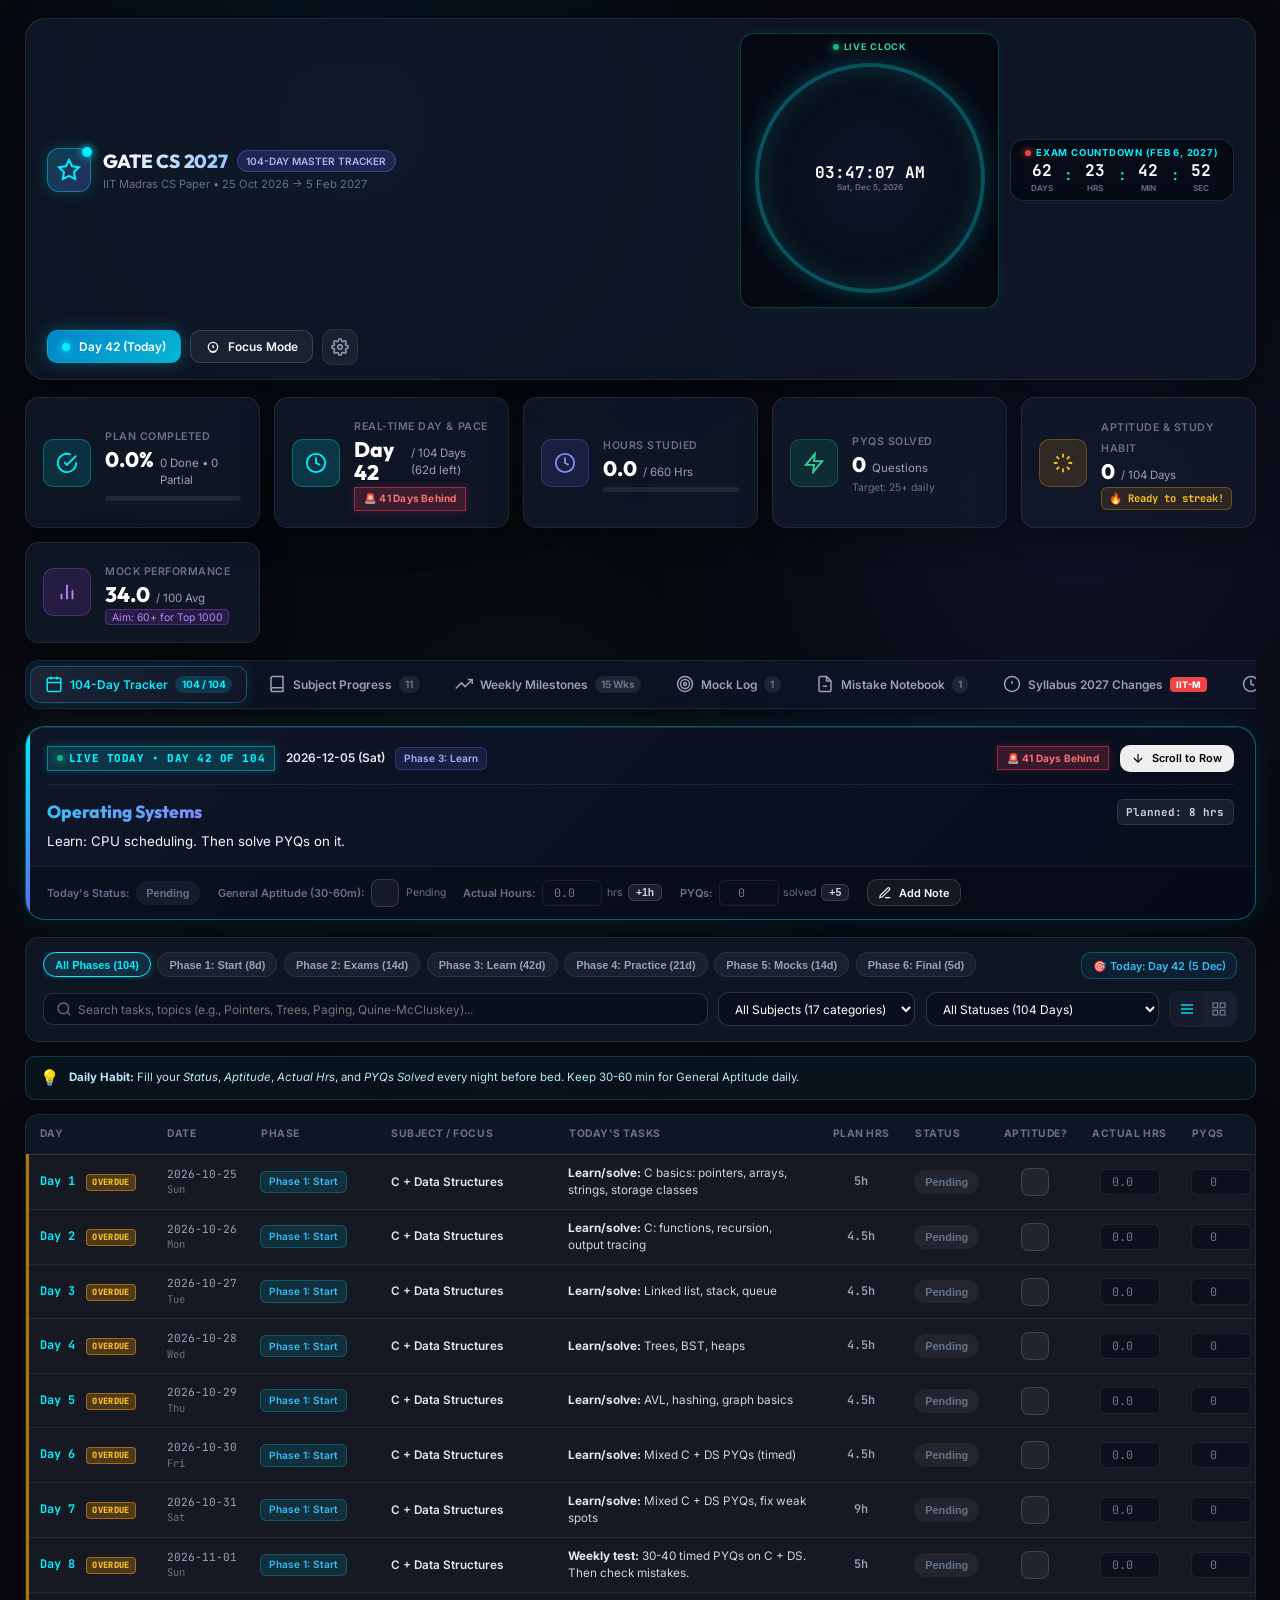
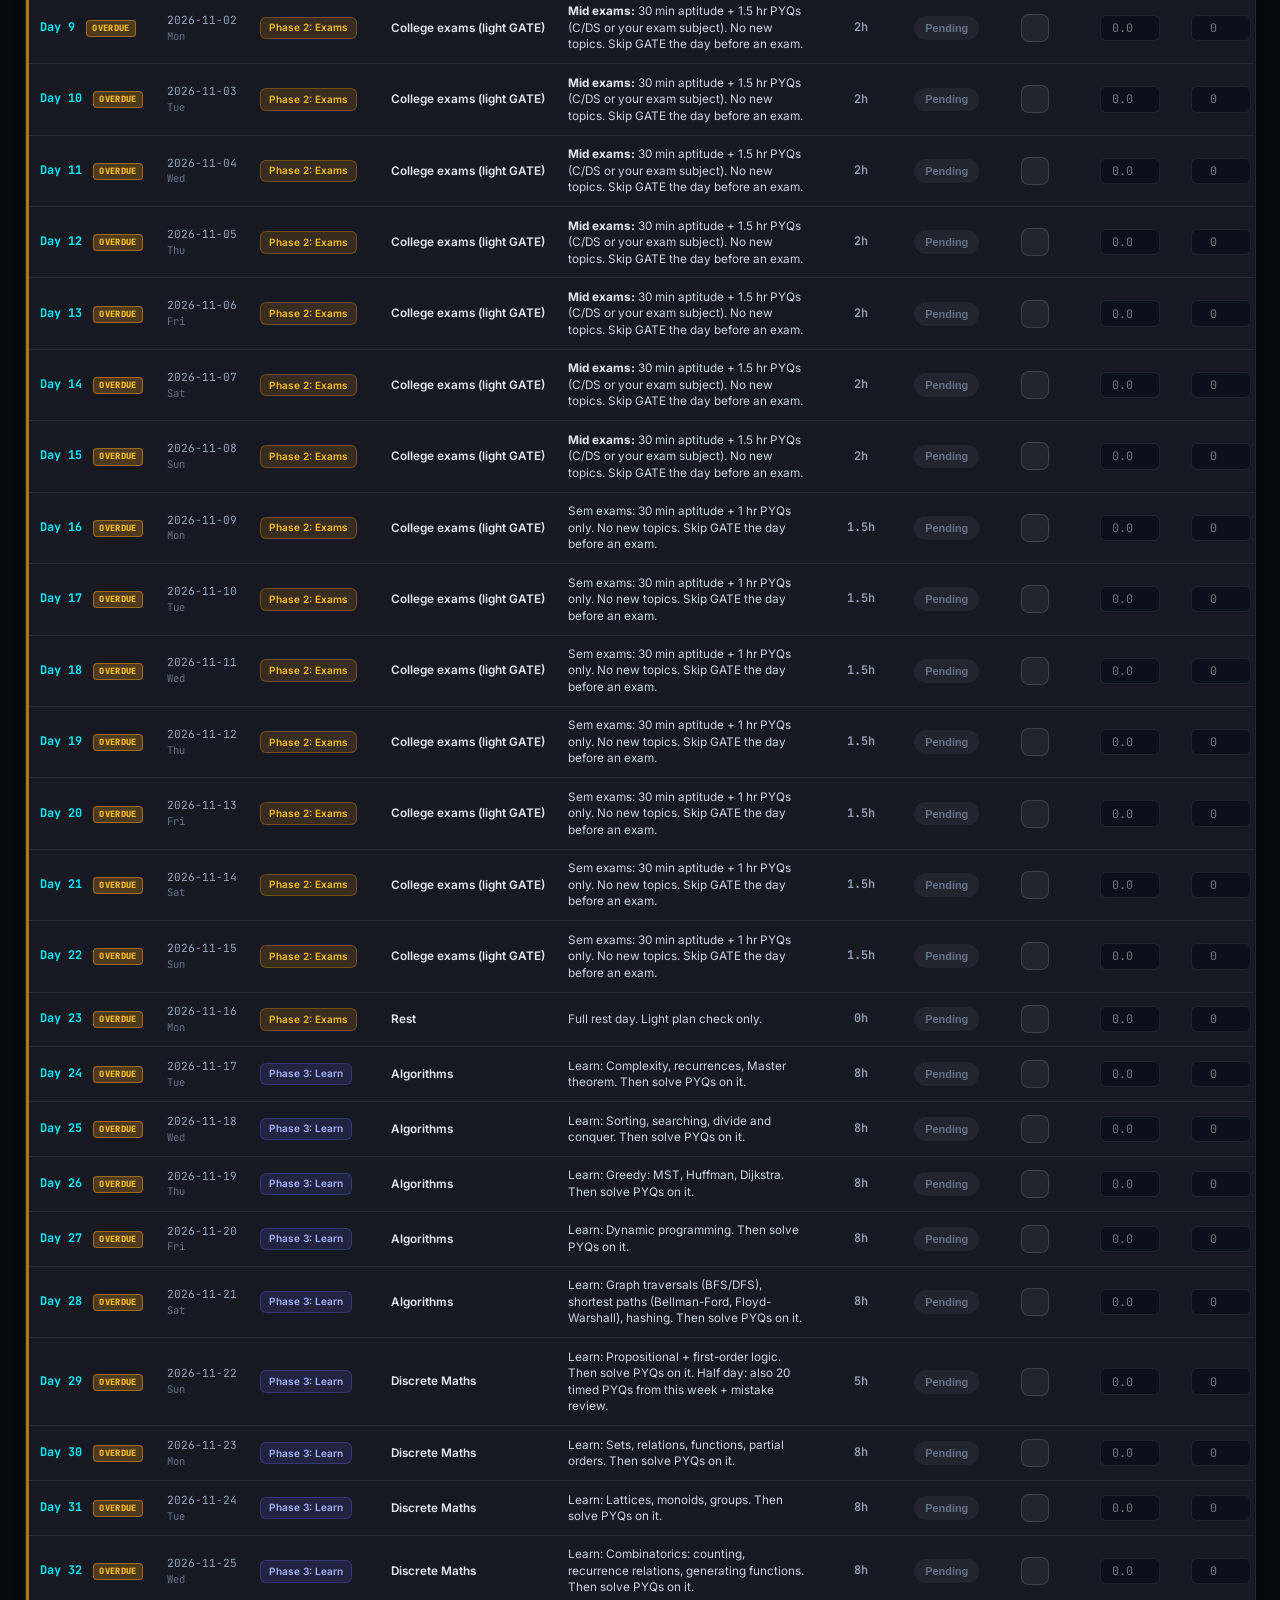
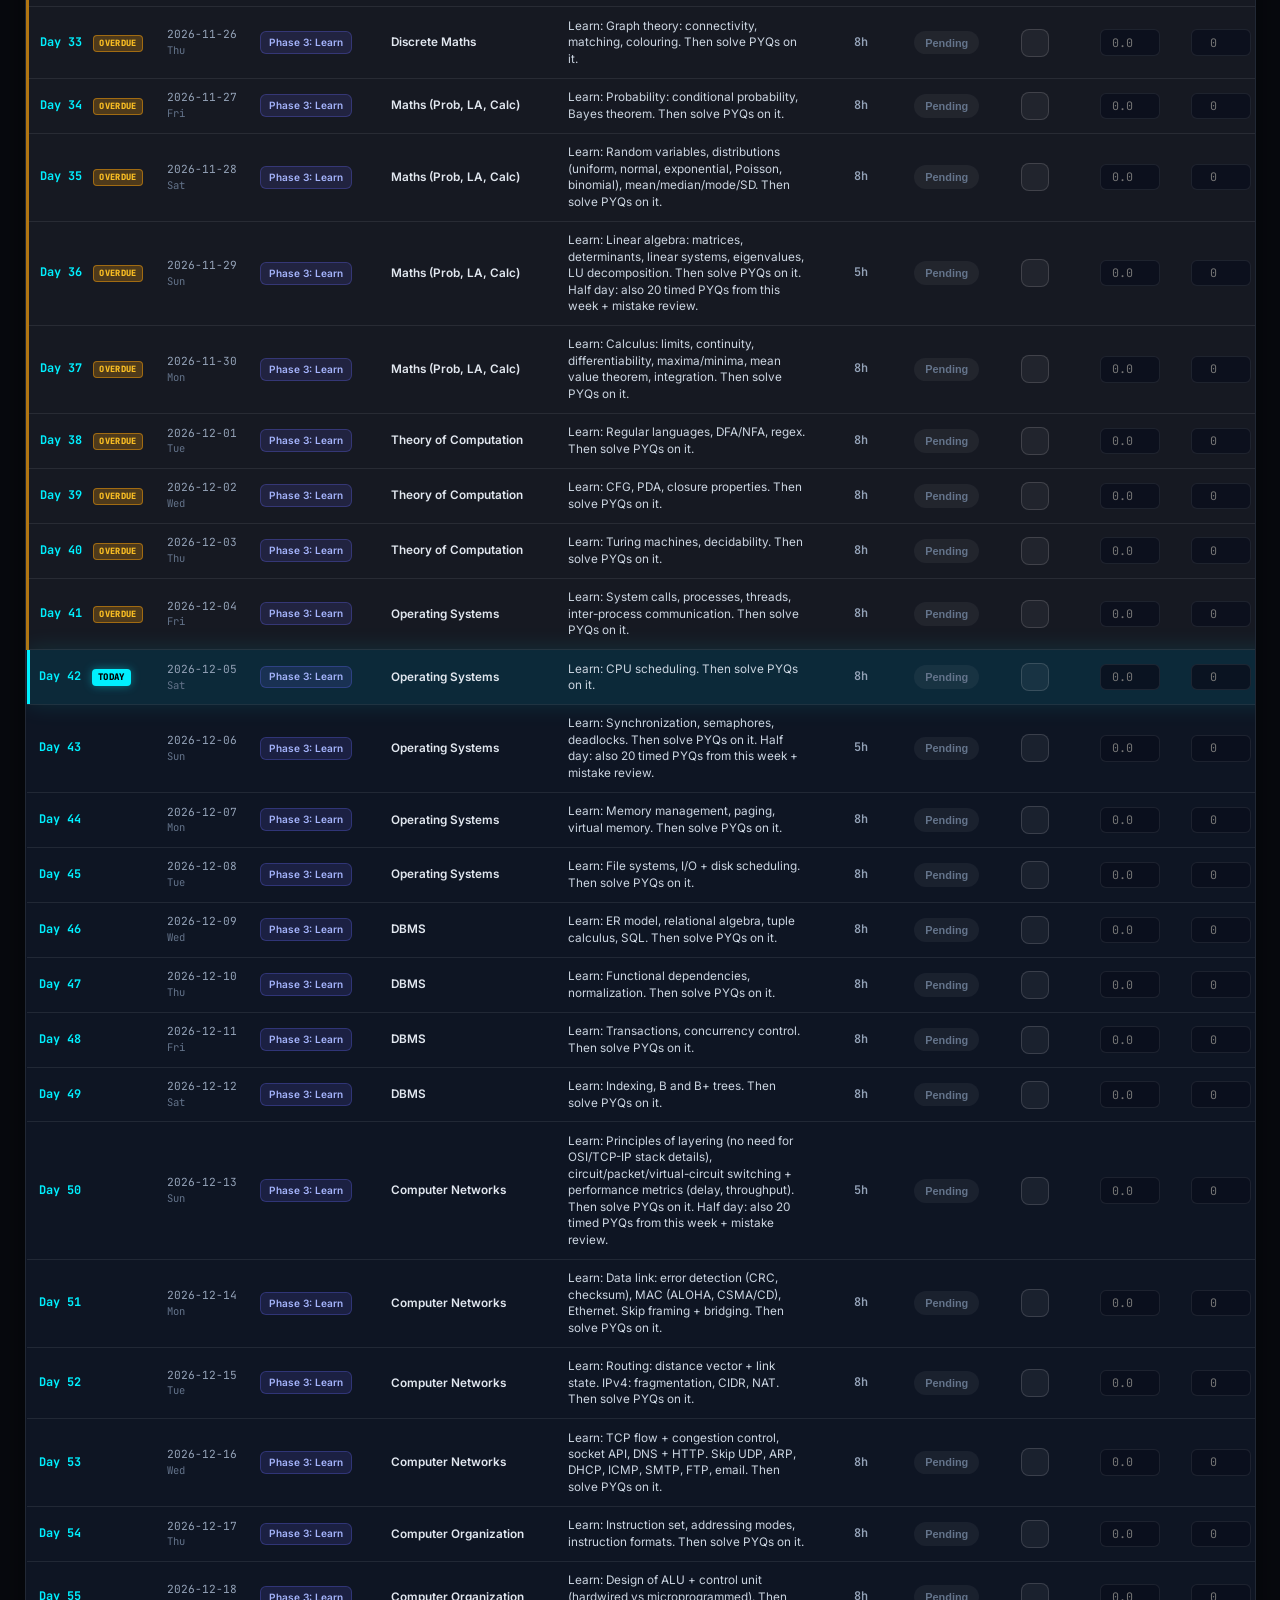
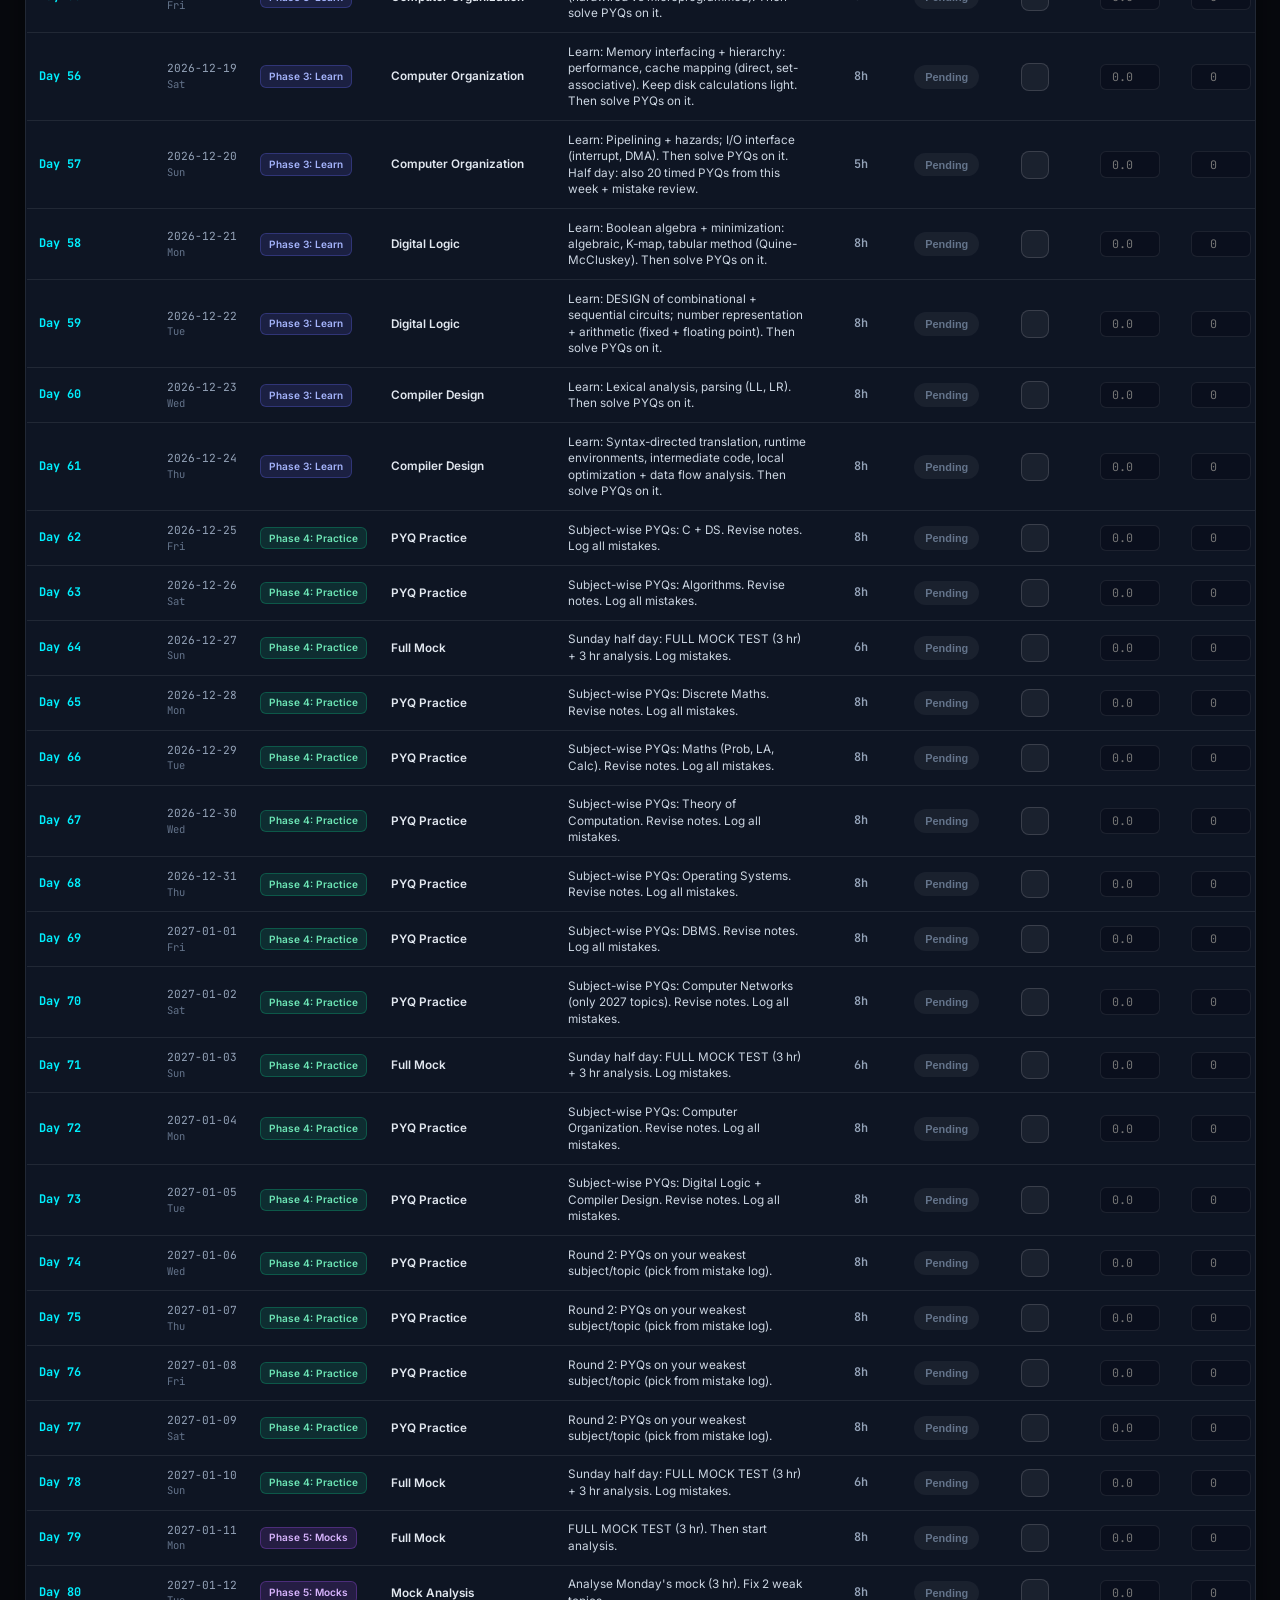
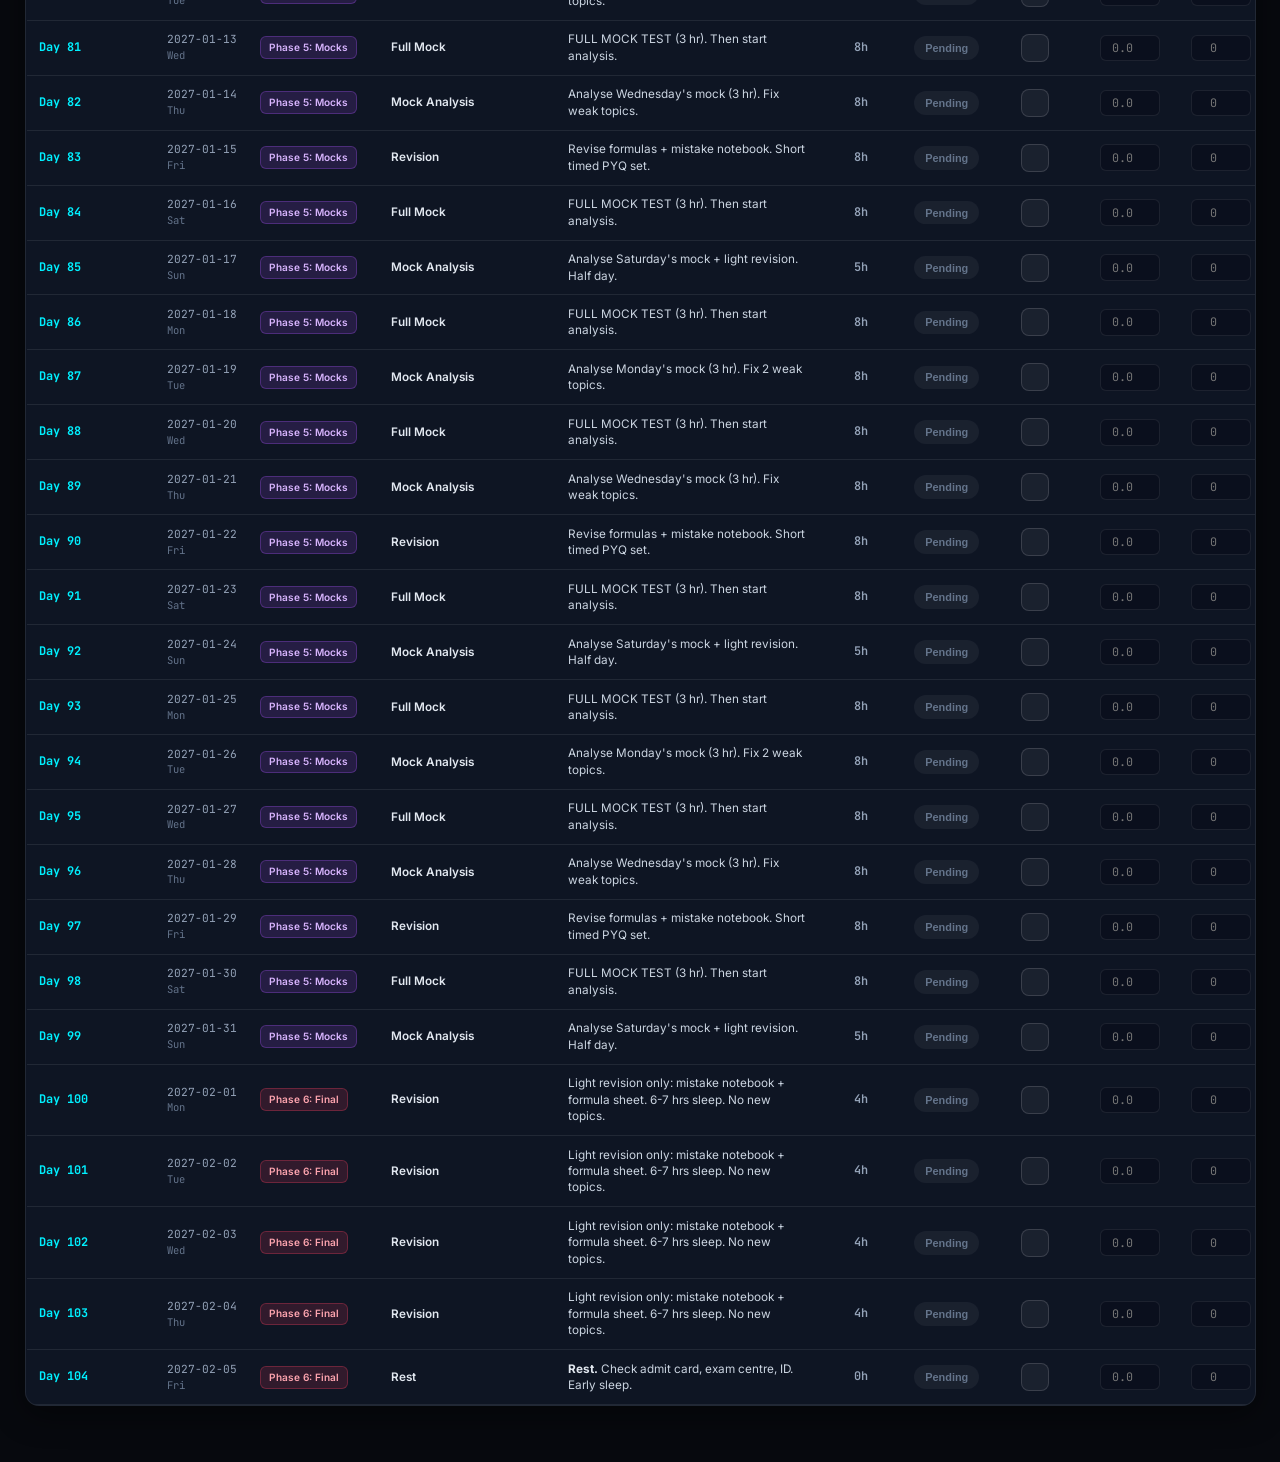
<file: index.html>
<!DOCTYPE html>
<html lang="en">
<head>
  <meta charset="UTF-8">
  <meta name="viewport" content="width=device-width, initial-scale=1.0">
  <title>GATE CS 2027 Command Center | 104-Day Study Tracker</title>
  <meta name="description" content="Ultra-modern dark mode study tracker for GATE CS 2027. Track 104 days plan, daily syllabus, PYQs, aptitude, mock exams, and mistake log.">
  <link rel="preconnect" href="https://fonts.googleapis.com">
  <link rel="preconnect" href="https://fonts.gstatic.com" crossorigin>
  <link href="https://fonts.googleapis.com/css2?family=Inter:wght@300;400;500;600;700;800&family=Outfit:wght@400;500;600;700;800&family=JetBrains+Mono:wght@400;500;600;700&display=swap" rel="stylesheet">
  <link rel="stylesheet" href="style.css">
</head>
<body class="dark-theme">
  <!-- Background Glow & Grid -->
  <div class="ambient-glow glow-1"></div>
  <div class="ambient-glow glow-2"></div>
  <div class="ambient-glow glow-3"></div>

  <!-- Main Container -->
  <div class="app-layout">
    
    <!-- Top Navigation & Header -->
    <header class="app-header">
      <div class="header-left">
        <div class="logo-box">
          <div class="logo-icon">
            <span class="pulse-dot"></span>
            <svg width="24" height="24" viewBox="0 0 24 24" fill="none" stroke="currentColor" stroke-width="2">
              <polygon points="12 2 15.09 8.26 22 9.27 17 14.14 18.18 21.02 12 17.77 5.82 21.02 7 14.14 2 9.27 8.91 8.26 12 2"></polygon>
            </svg>
          </div>
          <div class="logo-text">
            <div class="title-row">
              <span class="brand-title">GATE CS 2027</span>
              <span class="badge-phase-pill">104-Day Master Tracker</span>
            </div>
            <p class="subtitle">IIT Madras CS Paper • 25 Oct 2026 → 5 Feb 2027</p>
          </div>
        </div>
      </div>

      <!-- Header Center: Real-Time Live Clock & Exam Countdown -->
      <div class="header-center">
        <!-- Live Real-Time Clock Widget -->
        <div class="live-clock-widget" id="liveClockWidget" title="Local System Real-Time Clock">
          <div class="clock-label">
            <span class="live-dot-green"></span> LIVE CLOCK
          </div>
          <div class="clock-display">
            <span id="liveClockTime" class="clock-time">--:--:--</span>
            <span id="liveClockDate" class="clock-date">Loading...</span>
          </div>
        </div>

        <!-- Live Exam Countdown -->
        <div class="countdown-widget" id="examCountdown">
          <div class="countdown-label">
            <span class="live-dot"></span> EXAM COUNTDOWN (FEB 6, 2027)
          </div>
          <div class="countdown-units">
            <div class="unit-box"><span id="cdDays" class="unit-val">101</span><span class="unit-lbl">DAYS</span></div>
            <span class="unit-sep">:</span>
            <div class="unit-box"><span id="cdHours" class="unit-val">11</span><span class="unit-lbl">HRS</span></div>
            <span class="unit-sep">:</span>
            <div class="unit-box"><span id="cdMins" class="unit-val">28</span><span class="unit-lbl">MIN</span></div>
            <span class="unit-sep">:</span>
            <div class="unit-box"><span id="cdSecs" class="unit-val">14</span><span class="unit-lbl">SEC</span></div>
          </div>
        </div>
      </div>

      <!-- Header Actions -->
      <div class="header-right">
        <button id="btnJumpToday" class="btn btn-primary-glow" title="Go to today's schedule">
          <span class="pulse-dot-inline"></span>
          <span id="btnJumpTodayText">Day 3 (Today)</span>
        </button>
        <button id="btnQuickPomodoro" class="btn btn-glass" title="Toggle Pomodoro Timer">
          <svg width="16" height="16" viewBox="0 0 24 24" fill="none" stroke="currentColor" stroke-width="2">
            <circle cx="12" cy="12" r="7"></circle>
            <polyline points="12 9 12 12 13.5 13.5"></polyline>
            <path d="M16.51 17.35l-.35.85A2 2 0 0 1 14.3 19.5H9.7a2 2 0 0 1-1.86-1.3l-.35-.85"></path>
          </svg>
          <span>Focus Mode</span>
        </button>
        <div class="dropdown">
          <button id="btnDataMenu" class="btn btn-icon" title="Data, Date Settings & Backup">
            <svg width="18" height="18" viewBox="0 0 24 24" fill="none" stroke="currentColor" stroke-width="2">
              <circle cx="12" cy="12" r="3"></circle>
              <path d="M19.4 15a1.65 1.65 0 0 0 .33 1.82l.06.06a2 2 0 0 1 0 2.83 2 2 0 0 1-2.83 0l-.06-.06a1.65 1.65 0 0 0-1.82-.33 1.65 1.65 0 0 0-1 1.51V21a2 2 0 0 1-2 2 2 2 0 0 1-2-2v-.09A1.65 1.65 0 0 0 9 19.4a1.65 1.65 0 0 0-1.82.33l-.06.06a2 2 0 0 1-2.83 0 2 2 0 0 1 0-2.83l.06-.06a1.65 1.65 0 0 0 .33-1.82 1.65 1.65 0 0 0-1.51-1H3a2 2 0 0 1-2-2 2 2 0 0 1 2-2h.09A1.65 1.65 0 0 0 4.6 9a1.65 1.65 0 0 0-.33-1.82l-.06-.06a2 2 0 0 1 0-2.83 2 2 0 0 1 2.83 0l.06.06a1.65 1.65 0 0 0 1.82.33H9a1.65 1.65 0 0 0 1-1.51V3a2 2 0 0 1 2-2 2 2 0 0 1 2 2v.09a1.65 1.65 0 0 0 1 1.51 1.65 1.65 0 0 0 1.82-.33l.06-.06a2 2 0 0 1 2.83 0 2 2 0 0 1 0 2.83l-.06.06a1.65 1.65 0 0 0-.33 1.82V9a1.65 1.65 0 0 0 1.51 1H21a2 2 0 0 1 2 2 2 2 0 0 1-2 2h-.09a1.65 1.65 0 0 0-1.51 1z"></path>
            </svg>
          </button>
          <div class="dropdown-content" id="dataDropdown">
            <div class="dropdown-section-title">⏱ Real-Time Tracking</div>
            <button id="btnSetLiveToday">● Auto Real-Time Clock</button>
            <button id="btnOpenSimModal">🗓 Custom / Test Date...</button>
            <hr class="dropdown-divider">
            <div class="dropdown-section-title">💾 Backup & Data</div>
            <button id="btnExportJSON">📥 Export JSON Backup</button>
            <button id="btnExportCSV">📊 Export Tracker to CSV</button>
            <button id="btnImportJSON">📤 Import JSON Backup</button>
            <input type="file" id="fileImport" accept=".json" style="display:none">
            <hr class="dropdown-divider">
            <button id="btnResetData" class="btn-danger-text">🔄 Reset to Excel Defaults</button>
          </div>
        </div>
      </div>
    </header>

    <!-- Top Stats KPI Strip -->
    <section class="kpi-strip">
      <!-- 1. Progress -->
      <div class="kpi-card" id="kpiProgressCard">
        <div class="kpi-icon icon-cyan">
          <svg width="22" height="22" viewBox="0 0 24 24" fill="none" stroke="currentColor" stroke-width="2">
            <path d="M22 11.08V12a10 10 0 1 1-5.93-9.14"></path>
            <polyline points="22 4 12 14.01 9 11.01"></polyline>
          </svg>
        </div>
        <div class="kpi-content">
          <span class="kpi-label">Plan Completed</span>
          <div class="kpi-val-row">
            <span class="kpi-val" id="statPlanPercent">0.0%</span>
            <span class="kpi-sub" id="statDaysDone">0 / 104 Days</span>
          </div>
          <div class="progress-bar-bg">
            <div class="progress-bar-fill fill-cyan" id="barPlanPercent" style="width: 0%"></div>
          </div>
        </div>
      </div>

      <!-- 2. Real-Time Day & Schedule Pace -->
      <div class="kpi-card" id="kpiPaceCard">
        <div class="kpi-icon icon-cyan" style="background: rgba(0, 240, 255, 0.15); color: var(--accent-cyan); border: 1px solid rgba(0, 240, 255, 0.3);">
          <svg width="22" height="22" viewBox="0 0 24 24" fill="none" stroke="currentColor" stroke-width="2">
            <circle cx="12" cy="12" r="10"></circle>
            <polyline points="12 6 12 12 16 14"></polyline>
          </svg>
        </div>
        <div class="kpi-content">
          <span class="kpi-label">Real-Time Day & Pace</span>
          <div class="kpi-val-row">
            <span class="kpi-val" id="statTodayDayBadge">Day 3</span>
            <span class="kpi-sub" id="statDaysRemaining">/ 104 Days</span>
          </div>
          <div class="kpi-foot">
            <span class="badge-pace pace-ontrack" id="badgePaceStatus">⚡ On Track</span>
          </div>
        </div>
      </div>

      <!-- 3. Study Hours -->
      <div class="kpi-card">
        <div class="kpi-icon icon-indigo">
          <svg width="22" height="22" viewBox="0 0 24 24" fill="none" stroke="currentColor" stroke-width="2">
            <circle cx="12" cy="12" r="10"></circle>
            <polyline points="12 6 12 12 16 14"></polyline>
          </svg>
        </div>
        <div class="kpi-content">
          <span class="kpi-label">Hours Studied</span>
          <div class="kpi-val-row">
            <span class="kpi-val" id="statActualHours">0.0</span>
            <span class="kpi-sub">/ <span id="statPlannedHours">660</span> Hrs</span>
          </div>
          <div class="progress-bar-bg">
            <div class="progress-bar-fill fill-indigo" id="barHoursPercent" style="width: 0%"></div>
          </div>
        </div>
      </div>

      <!-- 4. PYQs Solved -->
      <div class="kpi-card">
        <div class="kpi-icon icon-emerald">
          <svg width="22" height="22" viewBox="0 0 24 24" fill="none" stroke="currentColor" stroke-width="2">
            <polygon points="13 2 3 14 12 14 11 22 21 10 12 10 13 2"></polygon>
          </svg>
        </div>
        <div class="kpi-content">
          <span class="kpi-label">PYQs Solved</span>
          <div class="kpi-val-row">
            <span class="kpi-val" id="statPyqsSolved">0</span>
            <span class="kpi-sub">Questions</span>
          </div>
          <div class="kpi-foot" id="statPyqRate">Target: 25+ daily</div>
        </div>
      </div>

      <!-- 5. Aptitude & Study Habit -->
      <div class="kpi-card">
        <div class="kpi-icon icon-amber">
          <svg width="22" height="22" viewBox="0 0 24 24" fill="none" stroke="currentColor" stroke-width="2">
            <path d="M12 2v4M12 18v4M4.93 4.93l2.83 2.83M16.24 16.24l2.83 2.83M2 12h4M18 12h4M4.93 19.07l2.83-2.83M16.24 7.76l2.83-2.83"></path>
          </svg>
        </div>
        <div class="kpi-content">
          <span class="kpi-label">Aptitude & Study Habit</span>
          <div class="kpi-val-row">
            <span class="kpi-val" id="statAptitudeDone">0</span>
            <span class="kpi-sub">/ 104 Days</span>
          </div>
          <div class="kpi-foot" id="statStreakFoot">
            <span class="badge-streak" id="badgeStudyStreak">🔥 0-Day Streak</span>
          </div>
        </div>
      </div>

      <!-- 6. Mock Average -->
      <div class="kpi-card">
        <div class="kpi-icon icon-purple">
          <svg width="22" height="22" viewBox="0 0 24 24" fill="none" stroke="currentColor" stroke-width="2">
            <path d="M18 20V10M12 20V4M6 20v-6"></path>
          </svg>
        </div>
        <div class="kpi-content">
          <span class="kpi-label">Mock Performance</span>
          <div class="kpi-val-row">
            <span class="kpi-val" id="statMockAvg">34.0</span>
            <span class="kpi-sub">/ 100 Avg</span>
          </div>
          <div class="kpi-foot"><span class="badge-target">Aim: 60+ for Top 1000</span></div>
        </div>
      </div>
    </section>

    <!-- Main Navigation Bar -->
    <nav class="main-tabs-nav">
      <div class="tabs-list">
        <button class="tab-btn active" data-tab="trackerTab">
          <svg width="18" height="18" viewBox="0 0 24 24" fill="none" stroke="currentColor" stroke-width="2">
            <rect x="3" y="4" width="18" height="18" rx="2" ry="2"></rect>
            <line x1="16" y1="2" x2="16" y2="6"></line>
            <line x1="8" y1="2" x2="8" y2="6"></line>
            <line x1="3" y1="10" x2="21" y2="10"></line>
          </svg>
          <span>104-Day Tracker</span>
          <span class="tab-counter" id="trackerTotalCount">104</span>
        </button>

        <button class="tab-btn" data-tab="subjectsTab">
          <svg width="18" height="18" viewBox="0 0 24 24" fill="none" stroke="currentColor" stroke-width="2">
            <path d="M4 19.5A2.5 2.5 0 0 1 6.5 17H20"></path>
            <path d="M6.5 2H20v20H6.5A2.5 2.5 0 0 1 4 19.5v-15A2.5 2.5 0 0 1 6.5 2z"></path>
          </svg>
          <span>Subject Progress</span>
          <span class="tab-counter">11</span>
        </button>

        <button class="tab-btn" data-tab="weeklyTab">
          <svg width="18" height="18" viewBox="0 0 24 24" fill="none" stroke="currentColor" stroke-width="2">
            <polyline points="23 6 13.5 15.5 8.5 10.5 1 18"></polyline>
            <polyline points="17 6 23 6 23 12"></polyline>
          </svg>
          <span>Weekly Milestones</span>
          <span class="tab-counter">15 Wks</span>
        </button>

        <button class="tab-btn" data-tab="mocksTab">
          <svg width="18" height="18" viewBox="0 0 24 24" fill="none" stroke="currentColor" stroke-width="2">
            <circle cx="12" cy="12" r="10"></circle>
            <circle cx="12" cy="12" r="6"></circle>
            <circle cx="12" cy="12" r="2"></circle>
          </svg>
          <span>Mock Log</span>
          <span class="tab-counter" id="mockTabCount">1</span>
        </button>

        <button class="tab-btn" data-tab="mistakesTab">
          <svg width="18" height="18" viewBox="0 0 24 24" fill="none" stroke="currentColor" stroke-width="2">
            <path d="M14 2H6a2 2 0 0 0-2 2v16a2 2 0 0 0 2 2h12a2 2 0 0 0 2-2V8z"></path>
            <polyline points="14 2 14 8 20 8"></polyline>
            <line x1="9" y1="15" x2="15" y2="15"></line>
          </svg>
          <span>Mistake Notebook</span>
          <span class="tab-counter" id="mistakeTabCount">1</span>
        </button>

        <button class="tab-btn" data-tab="syllabusTab">
          <svg width="18" height="18" viewBox="0 0 24 24" fill="none" stroke="currentColor" stroke-width="2">
            <circle cx="12" cy="12" r="10"></circle>
            <line x1="12" y1="8" x2="12" y2="12"></line>
            <line x1="12" y1="16" x2="12.01" y2="16"></line>
          </svg>
          <span>Syllabus 2027 Changes</span>
          <span class="tab-badge-new">IIT-M</span>
        </button>

        <button class="tab-btn" data-tab="pomodoroTab">
          <svg width="18" height="18" viewBox="0 0 24 24" fill="none" stroke="currentColor" stroke-width="2">
            <circle cx="12" cy="12" r="10"></circle>
            <polyline points="12 6 12 12 16 14"></polyline>
          </svg>
          <span>Study Pomodoro</span>
        </button>
      </div>
    </nav>

    <!-- TAB 1: 104-DAY TRACKER -->
    <main class="tab-content active" id="trackerTab">
      
      <!-- Today's Live Mission & Command Hub -->
      <section class="today-command-hub" id="todayCommandHub">
        <!-- Rendered dynamically by renderTodayCommandHub() -->
      </section>

      <!-- Filter Bar -->
      <div class="filter-glass-card">
        <div class="filter-row-top">
          <!-- Phase filter pills -->
          <div class="phase-pills-scroller" id="phaseFilterGroup">
            <button class="filter-pill active" data-phase="all">All Phases (104)</button>
            <button class="filter-pill pill-p1" data-phase="Phase 1: Start">Phase 1: Start (8d)</button>
            <button class="filter-pill pill-p2" data-phase="Phase 2: Exams">Phase 2: Exams (14d)</button>
            <button class="filter-pill pill-p3" data-phase="Phase 3: Learn">Phase 3: Learn (42d)</button>
            <button class="filter-pill pill-p4" data-phase="Phase 4: Practice">Phase 4: Practice (21d)</button>
            <button class="filter-pill pill-p5" data-phase="Phase 5: Mocks">Phase 5: Mocks (14d)</button>
            <button class="filter-pill pill-p6" data-phase="Phase 6: Final">Phase 6: Final (5d)</button>
          </div>

          <!-- Quick Today Jump Button -->
          <button id="btnScrollToToday" class="btn btn-sm btn-outline-cyan">
            🎯 Today: Day 3 (Oct 27)
          </button>
        </div>

        <div class="filter-row-bottom">
          <!-- Search tasks -->
          <div class="search-input-wrapper">
            <svg width="16" height="16" viewBox="0 0 24 24" fill="none" stroke="currentColor" stroke-width="2">
              <circle cx="11" cy="11" r="8"></circle>
              <line x1="21" y1="21" x2="16.65" y2="16.65"></line>
            </svg>
            <input type="text" id="taskSearchInput" placeholder="Search tasks, topics (e.g., Pointers, Trees, Paging, Quine-McCluskey)...">
          </div>

          <!-- Subject Select -->
          <div class="select-wrapper">
            <select id="subjectSelectFilter">
              <option value="all">All Subjects (17 categories)</option>
            </select>
          </div>

          <!-- Status Select -->
          <div class="select-wrapper">
            <select id="statusSelectFilter">
              <option value="all">All Statuses (104 Days)</option>
              <option value="today">⭐ Today's Active Day</option>
              <option value="overdue">⚠️ Overdue / Unlogged Past Days</option>
              <option value="Done">Done (Completed)</option>
              <option value="Partly done">Partly Done</option>
              <option value="Missed">Missed</option>
              <option value="Pending">Pending (Not Started)</option>
            </select>
          </div>

          <!-- View Toggle -->
          <div class="view-toggle">
            <button id="viewModeTable" class="view-btn active" title="Table View">
              <svg width="16" height="16" viewBox="0 0 24 24" fill="none" stroke="currentColor" stroke-width="2">
                <line x1="3" y1="6" x2="21" y2="6"></line>
                <line x1="3" y1="12" x2="21" y2="12"></line>
                <line x1="3" y1="18" x2="21" y2="18"></line>
              </svg>
            </button>
            <button id="viewModeCards" class="view-btn" title="Card View">
              <svg width="16" height="16" viewBox="0 0 24 24" fill="none" stroke="currentColor" stroke-width="2">
                <rect x="3" y="3" width="7" height="7"></rect>
                <rect x="14" y="3" width="7" height="7"></rect>
                <rect x="14" y="14" width="7" height="7"></rect>
                <rect x="3" y="14" width="7" height="7"></rect>
              </svg>
            </button>
          </div>
        </div>
      </div>

      <!-- Instruction Hint Banner -->
      <div class="tracker-hint-banner">
        <div class="hint-icon">💡</div>
        <div class="hint-body">
          <strong>Daily Habit:</strong> Fill your <em>Status</em>, <em>Aptitude</em>, <em>Actual Hrs</em>, and <em>PYQs Solved</em> every night before bed. Keep 30-60 min for General Aptitude daily.
        </div>
      </div>

      <!-- Tracker Table Container -->
      <div class="tracker-container" id="trackerTableWrapper">
        <div class="table-responsive">
          <table class="tracker-table" id="trackerTable">
            <thead>
              <tr>
                <th class="th-day">Day</th>
                <th class="th-date">Date</th>
                <th class="th-phase">Phase</th>
                <th class="th-subject">Subject / Focus</th>
                <th class="th-task">Today's Tasks</th>
                <th class="th-planned">Plan Hrs</th>
                <th class="th-status">Status</th>
                <th class="th-aptitude">Aptitude?</th>
                <th class="th-actual">Actual Hrs</th>
                <th class="th-pyqs">PYQs</th>
                <th class="th-notes">Notes</th>
              </tr>
            </thead>
            <tbody id="trackerTableBody">
              <!-- Rendered dynamically -->
            </tbody>
          </table>
        </div>
      </div>

      <!-- Card Grid Container (Alternative View) -->
      <div class="cards-grid" id="trackerCardsWrapper" style="display: none;">
        <!-- Rendered dynamically -->
      </div>
    </main>

    <!-- TAB 2: SUBJECT BREAKDOWN -->
    <section class="tab-content" id="subjectsTab">
      <div class="section-header">
        <div>
          <h2>Subject Mastery & Confidence Progress</h2>
          <p class="section-sub">Track learning phase completion and your self-assessed mastery level (1-5 stars).</p>
        </div>
      </div>

      <div class="subject-cards-grid" id="subjectCardsGrid">
        <!-- Rendered dynamically -->
      </div>
    </section>

    <!-- TAB 3: WEEKLY ROADMAP -->
    <section class="tab-content" id="weeklyTab">
      <div class="section-header">
        <div>
          <h2>15-Week Study Trajectory</h2>
          <p class="section-sub">Planned vs Actual study hours week-by-week leading to the exam on Feb 6, 2027.</p>
        </div>
      </div>

      <!-- Weekly Chart Card -->
      <div class="glass-card mb-4">
        <div class="card-header-row">
          <h3>Weekly Hours Distribution</h3>
          <span class="badge-cyan">660 Total Planned Hours</span>
        </div>
        <div class="weekly-chart-container" id="weeklyChartContainer">
          <!-- Rendered as responsive SVG or CSS bars -->
        </div>
      </div>

      <!-- Weekly Cards Grid -->
      <div class="weekly-cards-grid" id="weeklyCardsGrid">
        <!-- Rendered dynamically -->
      </div>
    </section>

    <!-- TAB 4: MOCK TEST LOG -->
    <section class="tab-content" id="mocksTab">
      <div class="section-header">
        <div>
          <h2>Mock Exam Performance Tracker</h2>
          <p class="section-sub">Target: 55-60+ marks out of 100 before the exam. Top-1000 CS rank usually requires 60+.</p>
        </div>
        <button class="btn btn-primary" id="btnOpenAddMockModal">
          <svg width="16" height="16" viewBox="0 0 24 24" fill="none" stroke="currentColor" stroke-width="2">
            <line x1="12" y1="5" x2="12" y2="19"></line>
            <line x1="5" y1="12" x2="19" y2="12"></line>
          </svg>
          Log New Mock Test
        </button>
      </div>

      <!-- Mock Score Benchmark Banner -->
      <div class="benchmark-grid">
        <div class="bench-card">
          <span class="bench-label">Mock Target Benchmark</span>
          <div class="bench-val score-high">60+ / 100</div>
          <span class="bench-desc">Estimated Rank &lt; 1000 for top IITs</span>
        </div>
        <div class="bench-card">
          <span class="bench-label">Current Average Score</span>
          <div class="bench-val" id="mockCurrentAvg">34.0</div>
          <span class="bench-desc" id="mockCountDesc">1 mock recorded</span>
        </div>
        <div class="bench-card">
          <span class="bench-label">Primary Mark Leakage</span>
          <div class="bench-val leak-concept" id="primaryLeak">Concept Gap (12m)</div>
          <span class="bench-desc">Followed by Silly Mistakes</span>
        </div>
      </div>

      <!-- Mocks Table -->
      <div class="glass-card mt-4">
        <div class="table-responsive">
          <table class="data-table" id="mocksTable">
            <thead>
              <tr>
                <th>Mock #</th>
                <th>Date</th>
                <th>Score (/100)</th>
                <th>Concept Gap</th>
                <th>Silly Mistake</th>
                <th>Time Pressure</th>
                <th>Weak Topics to Fix</th>
                <th>Actions</th>
              </tr>
            </thead>
            <tbody id="mocksTableBody">
              <!-- Rendered dynamically -->
            </tbody>
          </table>
        </div>
      </div>
    </section>

    <!-- TAB 5: MISTAKE NOTEBOOK -->
    <section class="tab-content" id="mistakesTab">
      <div class="section-header">
        <div>
          <h2>Daily Mistake Notebook (Review 30 min daily)</h2>
          <p class="section-sub">Record every wrong question from PYQs & Mocks. Reviewing errors is the fastest way to 65+ marks.</p>
        </div>
        <button class="btn btn-primary" id="btnOpenAddMistakeModal">
          <svg width="16" height="16" viewBox="0 0 24 24" fill="none" stroke="currentColor" stroke-width="2">
            <line x1="12" y1="5" x2="12" y2="19"></line>
            <line x1="5" y1="12" x2="19" y2="12"></line>
          </svg>
          Add Mistake Entry
        </button>
      </div>

      <!-- Mistake Filters -->
      <div class="mistake-filter-bar">
        <div class="search-input-wrapper">
          <svg width="16" height="16" viewBox="0 0 24 24" fill="none" stroke="currentColor" stroke-width="2">
            <circle cx="11" cy="11" r="8"></circle>
            <line x1="21" y1="21" x2="16.65" y2="16.65"></line>
          </svg>
          <input type="text" id="mistakeSearchInput" placeholder="Search mistakes by topic, formula or notes...">
        </div>
        <select id="mistakeSubjectFilter">
          <option value="all">All Subjects</option>
        </select>
        <select id="mistakeTypeFilter">
          <option value="all">All Mistake Types</option>
          <option value="Concept">Concept Gap</option>
          <option value="Silly">Silly Mistake</option>
          <option value="Calculation">Calculation Error</option>
          <option value="Time">Time Pressure</option>
        </select>
        <select id="mistakeRevisedFilter">
          <option value="all">Revision Status (All)</option>
          <option value="No">Needs Revision (No)</option>
          <option value="Yes">Revised (Yes)</option>
        </select>
      </div>

      <!-- Mistake Cards / Table -->
      <div class="mistakes-container" id="mistakesContainer">
        <!-- Rendered dynamically -->
      </div>
    </section>

    <!-- TAB 6: SYLLABUS 2027 CHANGES -->
    <section class="tab-content" id="syllabusTab">
      <div class="section-header">
        <div>
          <h2>GATE CS 2027 Syllabus Changes (IIT Madras)</h2>
          <p class="section-sub">Important official changes vs 2026. Do not waste time on removed topics!</p>
        </div>
      </div>

      <div class="syllabus-grid" id="syllabusGrid">
        <!-- Rendered dynamically -->
      </div>

      <div class="glass-card mt-4 p-4">
        <h4>Official Source & Verification</h4>
        <p class="text-muted text-sm mt-2">
          Source: Official GATE 2027 CS syllabus PDF (IIT Madras) as compared with the 2026 syllabus by prosyllabus.com. Always confirm updates at the official IIT Madras portal: <code>gate2027.iitm.ac.in</code>.
        </p>
      </div>
    </section>

    <!-- TAB 7: FOCUS POMODORO -->
    <section class="tab-content" id="pomodoroTab">
      <div class="pomodoro-wrapper">
        <div class="pomodoro-card">
          <div class="pomodoro-header">
            <h3>GATE Deep Focus Timer</h3>
            <p class="text-muted">Master your daily 4.5 - 8 hour study blocks with intervals.</p>
          </div>

          <!-- Presets -->
          <div class="timer-presets">
            <button class="preset-btn active" data-time="25">25m Focus</button>
            <button class="preset-btn" data-time="50">50m Deep Session</button>
            <button class="preset-btn" data-time="5">5m Break</button>
            <button class="preset-btn" data-time="15">15m Long Break</button>
          </div>

          <!-- Circular Clock -->
          <div class="clock-display">
            <div class="time-readout" id="pomodoroTime">25:00</div>
            <span class="timer-mode-tag" id="pomodoroMode">Focus Session</span>
          </div>

          <!-- Controls -->
          <div class="pomodoro-controls">
            <button id="btnTimerStart" class="btn btn-primary-glow btn-lg">
              <svg width="20" height="20" viewBox="0 0 24 24" fill="none" stroke="currentColor" stroke-width="2">
                <polygon points="5 3 19 12 5 21 5 3"></polygon>
              </svg>
              <span>Start Focus</span>
            </button>
            <button id="btnTimerPause" class="btn btn-glass btn-lg" style="display:none">
              <svg width="20" height="20" viewBox="0 0 24 24" fill="none" stroke="currentColor" stroke-width="2">
                <rect x="6" y="4" width="4" height="16"></rect>
                <rect x="14" y="4" width="4" height="16"></rect>
              </svg>
              <span>Pause</span>
            </button>
            <button id="btnTimerReset" class="btn btn-glass">
              <svg width="18" height="18" viewBox="0 0 24 24" fill="none" stroke="currentColor" stroke-width="2">
                <polyline points="1 4 1 10 7 10"></polyline>
                <path d="M3.51 15a9 9 0 1 0 2.13-9.36L1 10"></path>
              </svg>
              <span>Reset</span>
            </button>
          </div>

          <!-- Log into Tracker -->
          <div class="timer-log-box">
            <button id="btnLogPomodoroToToday" class="btn btn-outline-cyan">
              ⚡ Add Completed 25m (+0.4h) to Today's Actual Study Hours
            </button>
          </div>
        </div>
      </div>
    </section>

  </div>

  <!-- MODAL: ADD MOCK TEST -->
  <div class="modal-backdrop" id="modalAddMock">
    <div class="modal-dialog">
      <div class="modal-header">
        <h3>Log New Mock Exam</h3>
        <button class="modal-close" id="btnCloseAddMock">&times;</button>
      </div>
      <form id="formAddMock">
        <div class="modal-body">
          <div class="form-row">
            <div class="form-group">
              <label>Mock #</label>
              <input type="number" id="mockInputNumber" required min="1" value="2">
            </div>
            <div class="form-group">
              <label>Date</label>
              <input type="date" id="mockInputDate" required value="2026-10-25">
            </div>
            <div class="form-group">
              <label>Score (/100)</label>
              <input type="number" id="mockInputScore" required min="0" max="100" step="0.5" value="45">
            </div>
          </div>
          <div class="form-row">
            <div class="form-group">
              <label>Concept Gap (Marks lost)</label>
              <input type="number" id="mockInputConcept" min="0" max="100" value="8">
            </div>
            <div class="form-group">
              <label>Silly Mistake (Marks lost)</label>
              <input type="number" id="mockInputSilly" min="0" max="100" value="5">
            </div>
            <div class="form-group">
              <label>Time Pressure (Marks lost)</label>
              <input type="number" id="mockInputTime" min="0" max="100" value="4">
            </div>
          </div>
          <div class="form-group">
            <label>Weak Topics to Fix</label>
            <textarea id="mockInputWeak" rows="2" placeholder="e.g., Cache miss penalty, Paging multi-level, Graph BFS/DFS"></textarea>
          </div>
        </div>
        <div class="modal-footer">
          <button type="button" class="btn btn-glass" id="btnCancelAddMock">Cancel</button>
          <button type="submit" class="btn btn-primary">Save Mock Result</button>
        </div>
      </form>
    </div>
  </div>

  <!-- MODAL: ADD MISTAKE -->
  <div class="modal-backdrop" id="modalAddMistake">
    <div class="modal-dialog">
      <div class="modal-header">
        <h3>Add Mistake Entry to Notebook</h3>
        <button class="modal-close" id="btnCloseAddMistake">&times;</button>
      </div>
      <form id="formAddMistake">
        <div class="modal-body">
          <div class="form-row">
            <div class="form-group">
              <label>Date</label>
              <input type="date" id="mistakeInputDate" required value="2026-10-25">
            </div>
            <div class="form-group">
              <label>Subject</label>
              <select id="mistakeInputSubject" required>
                <option value="C + Data Structures">C + Data Structures</option>
                <option value="Algorithms">Algorithms</option>
                <option value="Discrete Maths">Discrete Maths</option>
                <option value="Maths (Prob, LA, Calc)">Maths (Prob, LA, Calc)</option>
                <option value="Theory of Computation">Theory of Computation</option>
                <option value="Operating Systems">Operating Systems</option>
                <option value="DBMS">DBMS</option>
                <option value="Computer Networks">Computer Networks</option>
                <option value="Computer Organization">Computer Organization</option>
                <option value="Digital Logic">Digital Logic</option>
                <option value="Compiler Design">Compiler Design</option>
                <option value="General Aptitude">General Aptitude</option>
              </select>
            </div>
          </div>
          <div class="form-row">
            <div class="form-group">
              <label>Topic</label>
              <input type="text" id="mistakeInputTopic" required placeholder="e.g., AVL tree balance factor">
            </div>
            <div class="form-group">
              <label>Source (Year / Mock)</label>
              <input type="text" id="mistakeInputSource" placeholder="e.g., GATE 2021 / MadeEasy Mock 3">
            </div>
            <div class="form-group">
              <label>Mistake Type</label>
              <select id="mistakeInputType">
                <option value="Concept">Concept</option>
                <option value="Silly">Silly Mistake</option>
                <option value="Calculation">Calculation</option>
                <option value="Time Pressure">Time Pressure</option>
                <option value="Formula">Forgot Formula</option>
              </select>
            </div>
          </div>
          <div class="form-group">
            <label>What Went Wrong?</label>
            <textarea id="mistakeInputWrong" rows="2" required placeholder="Describe the misconception or error..."></textarea>
          </div>
          <div class="form-group">
            <label>Correct Idea / Formula / Key Rule</label>
            <textarea id="mistakeInputCorrect" rows="2" required placeholder="The correct approach or formula to memorize..."></textarea>
          </div>
        </div>
        <div class="modal-footer">
          <button type="button" class="btn btn-glass" id="btnCancelAddMistake">Cancel</button>
          <button type="submit" class="btn btn-primary">Save to Mistake Log</button>
        </div>
      </form>
    </div>
  </div>

  <!-- MODAL: EDIT NOTES -->
  <div class="modal-backdrop" id="modalEditNotes">
    <div class="modal-dialog">
      <div class="modal-header">
        <h3 id="notesModalTitle">Day Notes</h3>
        <button class="modal-close" id="btnCloseEditNotes">&times;</button>
      </div>
      <div class="modal-body">
        <div class="form-group">
          <label>Today's Daily Notes & Key Observations</label>
          <textarea id="notesModalTextarea" rows="4" placeholder="Write anything important about today's study, weak spots, or reminders..."></textarea>
        </div>
      </div>
      <div class="modal-footer">
        <button type="button" class="btn btn-glass" id="btnCancelNotes">Close</button>
        <button type="button" class="btn btn-primary" id="btnSaveNotes">Save Note</button>
      </div>
    </div>
  </div>

  <!-- MODAL: REAL-TIME DATE SETTINGS / SIMULATION -->
  <div class="modal-backdrop" id="modalDateSimulator">
    <div class="modal-dialog">
      <div class="modal-header">
        <h3>Real-Time Day Settings & Simulation</h3>
        <button class="modal-close" id="btnCloseDateSimulator">&times;</button>
      </div>
      <div class="modal-body">
        <p style="font-size:0.86rem; color:var(--text-secondary); line-height:1.5; margin-bottom:1rem;">
          By default, this Command Center uses your <strong>Live System Clock</strong> to track real-time study days and calculate your schedule pace. You can also pick a specific day or date to test or review any schedule milestone.
        </p>
        <div class="form-group">
          <label>Tracking Mode</label>
          <div style="display:flex; gap:0.6rem; margin-top:0.4rem; flex-wrap:wrap;">
            <button type="button" class="btn btn-sm btn-primary-glow" id="btnModeLiveAuto">● Live Real-Time Clock (Auto)</button>
            <button type="button" class="btn btn-sm btn-glass" id="btnModeCustom">🗓 Custom / Test Date</button>
          </div>
        </div>
        <div class="form-group" id="groupCustomDateSection" style="margin-top:1rem;">
          <label>Select Date within 104-Day Schedule (25 Oct 2026 → 5 Feb 2027)</label>
          <input type="date" id="inputCustomDateVal" min="2026-10-25" max="2027-02-06" class="form-input" style="width:100%; padding:0.5rem; background:rgba(10,15,29,0.8); border:1px solid var(--border-medium); border-radius:var(--radius-sm); color:#fff; font-family:var(--font-mono);">
          <div style="margin-top:0.65rem; display:flex; gap:0.5rem; flex-wrap:wrap;">
            <button type="button" class="btn btn-xs btn-glass" id="btnQuickPickDay1">Day 1 (25 Oct)</button>
            <button type="button" class="btn btn-xs btn-glass" id="btnQuickPickToday">Today (Real-Time)</button>
            <button type="button" class="btn btn-xs btn-glass" id="btnQuickPickDay10">Day 10 (3 Nov)</button>
            <button type="button" class="btn btn-xs btn-glass" id="btnQuickPickDay30">Day 30 (23 Nov)</button>
          </div>
        </div>
      </div>
      <div class="modal-footer">
        <button type="button" class="btn btn-glass" id="btnCancelDateSimulator">Close</button>
        <button type="button" class="btn btn-primary" id="btnApplyDateSimulator">Apply Date</button>
      </div>
    </div>
  </div>

  <!-- Toast Notification Container -->
  <div class="toast-container" id="toastContainer"></div>

  <!-- Script Files -->
  <script src="data.js"></script>
  <script src="app.js"></script>
</body>
</html>
</file>
<file: style.css>
/* ==========================================================================
   GATE CS 2027 Command Center - High-End Dark UI Design System
   ========================================================================== */

:root {
  --bg-base: #07090e;
  --bg-surface: #0e1422;
  --bg-surface-elevated: #141c2e;
  --bg-card: rgba(18, 26, 43, 0.75);
  --bg-card-hover: rgba(25, 36, 60, 0.85);
  --bg-glass: rgba(15, 23, 42, 0.65);

  --border-subtle: rgba(255, 255, 255, 0.08);
  --border-medium: rgba(255, 255, 255, 0.14);
  --border-accent: rgba(56, 189, 248, 0.35);

  --accent-cyan: #00f0ff;
  --accent-cyan-dim: rgba(0, 240, 255, 0.12);
  --accent-indigo: #6366f1;
  --accent-indigo-dim: rgba(99, 102, 241, 0.14);
  --accent-emerald: #10b981;
  --accent-emerald-dim: rgba(16, 185, 129, 0.14);
  --accent-amber: #f59e0b;
  --accent-amber-dim: rgba(245, 158, 11, 0.14);
  --accent-rose: #f43f5e;
  --accent-rose-dim: rgba(244, 63, 94, 0.14);
  --accent-purple: #a855f7;
  --accent-purple-dim: rgba(168, 85, 247, 0.14);

  --text-main: #f8fafc;
  --text-secondary: #94a3b8;
  --text-muted: #64748b;

  --font-sans: 'Inter', -apple-system, BlinkMacSystemFont, 'Segoe UI', Roboto, sans-serif;
  --font-heading: 'Outfit', sans-serif;
  --font-mono: 'JetBrains Mono', monospace;

  --shadow-glow-cyan: 0 0 25px rgba(0, 240, 255, 0.25);
  --shadow-glow-indigo: 0 0 25px rgba(99, 102, 241, 0.25);
  --shadow-card: 0 8px 32px 0 rgba(0, 0, 0, 0.45);

  --radius-sm: 6px;
  --radius-md: 10px;
  --radius-lg: 14px;
  --radius-xl: 20px;
}

/* Reset & Box Sizing */
*, *::before, *::after {
  box-sizing: border-box;
  margin: 0;
  padding: 0;
}

html {
  font-size: 14px;
  scroll-behavior: smooth;
}

body {
  font-family: var(--font-sans);
  background-color: var(--bg-base);
  color: var(--text-main);
  min-height: 100vh;
  overflow-x: hidden;
  line-height: 1.5;
  -webkit-font-smoothing: antialiased;
}

/* Custom Scrollbars */
::-webkit-scrollbar {
  width: 8px;
  height: 8px;
}
::-webkit-scrollbar-track {
  background: var(--bg-base);
}
::-webkit-scrollbar-thumb {
  background: #1e293b;
  border-radius: 4px;
}
::-webkit-scrollbar-thumb:hover {
  background: #334155;
}

/* Ambient Background Lights */
.ambient-glow {
  position: fixed;
  border-radius: 50%;
  filter: blur(140px);
  pointer-events: none;
  z-index: 0;
  opacity: 0.35;
}

.glow-1 {
  width: 450px;
  height: 450px;
  top: -100px;
  left: 10%;
  background: radial-gradient(circle, #0ea5e9, transparent 70%);
}

.glow-2 {
  width: 500px;
  height: 500px;
  top: 30%;
  right: -50px;
  background: radial-gradient(circle, #6366f1, transparent 70%);
}

.glow-3 {
  width: 400px;
  height: 400px;
  bottom: -50px;
  left: 25%;
  background: radial-gradient(circle, #10b981, transparent 70%);
  opacity: 0.15;
}

/* App Layout */
.app-layout {
  position: relative;
  z-index: 1;
  max-width: 1540px;
  margin: 0 auto;
  padding: 1.25rem 1.75rem 4rem;
}

/* Typography Helpers */
h1, h2, h3, h4 {
  font-family: var(--font-heading);
  letter-spacing: -0.02em;
  color: #fff;
}

h2 {
  font-size: 1.6rem;
  font-weight: 700;
}

.section-header {
  display: flex;
  justify-content: space-between;
  align-items: center;
  margin-bottom: 1.5rem;
  flex-wrap: wrap;
  gap: 1rem;
}

.section-sub {
  color: var(--text-secondary);
  font-size: 0.95rem;
  margin-top: 0.25rem;
}

.text-muted { color: var(--text-muted); }
.text-sm { font-size: 0.85rem; }
.mt-2 { margin-top: 0.5rem; }
.mt-4 { margin-top: 1rem; }
.mb-4 { margin-bottom: 1rem; }
.p-4 { padding: 1.25rem; }

/* --------------------------------------------------------------------------
   Header Bar
   -------------------------------------------------------------------------- */
.app-header {
  display: flex;
  align-items: center;
  justify-content: space-between;
  gap: 1.5rem;
  padding: 1rem 1.5rem;
  background: var(--bg-card);
  backdrop-filter: blur(20px);
  border: 1px solid var(--border-subtle);
  border-radius: var(--radius-xl);
  margin-bottom: 1.25rem;
  box-shadow: var(--shadow-card);
  flex-wrap: wrap;
}

.header-left {
  display: flex;
  align-items: center;
  gap: 1.25rem;
}

.logo-box {
  display: flex;
  align-items: center;
  gap: 0.9rem;
}

.logo-icon {
  position: relative;
  width: 44px;
  height: 44px;
  background: linear-gradient(135deg, rgba(0, 240, 255, 0.2), rgba(99, 102, 241, 0.3));
  border: 1px solid rgba(0, 240, 255, 0.4);
  border-radius: 12px;
  display: flex;
  align-items: center;
  justify-content: center;
  color: var(--accent-cyan);
  box-shadow: 0 0 15px rgba(0, 240, 255, 0.2);
}

.pulse-dot {
  position: absolute;
  top: -2px;
  right: -2px;
  width: 10px;
  height: 10px;
  background: var(--accent-cyan);
  border-radius: 50%;
  box-shadow: 0 0 8px var(--accent-cyan);
  animation: pulseAnim 2s infinite ease-in-out;
}

@keyframes pulseAnim {
  0%, 100% { transform: scale(1); opacity: 1; }
  50% { transform: scale(1.4); opacity: 0.6; }
}

.title-row {
  display: flex;
  align-items: center;
  gap: 0.65rem;
}

.brand-title {
  font-family: var(--font-heading);
  font-size: 1.35rem;
  font-weight: 800;
  background: linear-gradient(90deg, #fff, #93c5fd);
  -webkit-background-clip: text;
  -webkit-text-fill-color: transparent;
  letter-spacing: -0.01em;
}

.badge-phase-pill {
  font-size: 0.72rem;
  font-weight: 600;
  text-transform: uppercase;
  padding: 0.2rem 0.6rem;
  border-radius: 20px;
  background: rgba(99, 102, 241, 0.2);
  border: 1px solid rgba(99, 102, 241, 0.4);
  color: #a5b4fc;
}

.subtitle {
  font-size: 0.8rem;
  color: var(--text-muted);
  margin-top: 1px;
}

/* Header Center Container */
.header-center {
  display: flex;
  align-items: center;
  gap: 0.75rem;
  flex-wrap: wrap;
  justify-content: center;
}

/* Real-Time Live Clock Widget */
.live-clock-widget {
  background: rgba(7, 10, 19, 0.85);
  border: 1px solid rgba(16, 185, 129, 0.3);
  border-radius: var(--radius-lg);
  padding: 0.45rem 0.95rem;
  display: flex;
  flex-direction: column;
  align-items: center;
  gap: 0.2rem;
  box-shadow: inset 0 0 12px rgba(0, 0, 0, 0.5), 0 0 15px rgba(16, 185, 129, 0.08);
  min-width: 140px;
}

.clock-label {
  font-size: 0.65rem;
  font-weight: 700;
  letter-spacing: 0.08em;
  color: #34d399;
  display: flex;
  align-items: center;
  gap: 0.35rem;
}

.live-dot-green {
  width: 6px;
  height: 6px;
  border-radius: 50%;
  background: #10b981;
  box-shadow: 0 0 8px #10b981;
  animation: blink 1.2s infinite;
}

.pulse-dot-inline {
  display: inline-block;
  width: 8px;
  height: 8px;
  border-radius: 50%;
  background: var(--accent-cyan);
  box-shadow: 0 0 8px var(--accent-cyan);
  animation: blink 1.5s infinite;
  margin-right: 2px;
}

.clock-display {
  display: flex;
  flex-direction: column;
  align-items: center;
  line-height: 1;
}

.clock-time {
  font-family: var(--font-mono);
  font-size: 1.15rem;
  font-weight: 700;
  color: #ffffff;
}

.clock-date {
  font-size: 0.58rem;
  color: var(--text-muted);
  font-weight: 600;
  margin-top: 2px;
}

/* Live Exam Countdown Widget */
.countdown-widget {
  background: rgba(7, 10, 19, 0.8);
  border: 1px solid rgba(56, 189, 248, 0.2);
  border-radius: var(--radius-lg);
  padding: 0.45rem 1rem;
  display: flex;
  flex-direction: column;
  align-items: center;
  gap: 0.2rem;
  box-shadow: inset 0 0 12px rgba(0, 0, 0, 0.5);
}

.countdown-label {
  font-size: 0.68rem;
  font-weight: 700;
  letter-spacing: 0.08em;
  color: var(--accent-cyan);
  display: flex;
  align-items: center;
  gap: 0.4rem;
}

.live-dot {
  width: 6px;
  height: 6px;
  border-radius: 50%;
  background: #ef4444;
  box-shadow: 0 0 6px #ef4444;
  animation: blink 1.2s infinite;
}

@keyframes blink {
  0%, 100% { opacity: 1; }
  50% { opacity: 0.2; }
}

.countdown-units {
  display: flex;
  align-items: center;
  gap: 0.4rem;
}

.unit-box {
  display: flex;
  flex-direction: column;
  align-items: center;
  min-width: 34px;
}

.unit-val {
  font-family: var(--font-mono);
  font-size: 1.15rem;
  font-weight: 700;
  color: #ffffff;
  line-height: 1;
}

.unit-lbl {
  font-size: 0.58rem;
  color: var(--text-muted);
  font-weight: 600;
  margin-top: 2px;
}

.unit-sep {
  font-family: var(--font-mono);
  color: var(--accent-cyan);
  font-weight: 700;
  font-size: 1rem;
  margin-bottom: 6px;
}

/* Header Buttons */
.header-right {
  display: flex;
  align-items: center;
  gap: 0.65rem;
}

.btn {
  display: inline-flex;
  align-items: center;
  justify-content: center;
  gap: 0.5rem;
  font-family: var(--font-sans);
  font-size: 0.85rem;
  font-weight: 600;
  padding: 0.55rem 1rem;
  border-radius: var(--radius-md);
  border: 1px solid transparent;
  cursor: pointer;
  transition: all 0.2s ease;
  white-space: nowrap;
}

.btn-sm {
  padding: 0.4rem 0.75rem;
  font-size: 0.78rem;
}

.btn-lg {
  padding: 0.75rem 1.4rem;
  font-size: 0.95rem;
}

.btn-primary {
  background: linear-gradient(135deg, #0284c7, #2563eb);
  color: #ffffff;
  border: 1px solid rgba(255, 255, 255, 0.2);
}
.btn-primary:hover {
  background: linear-gradient(135deg, #0369a1, #1d4ed8);
  box-shadow: 0 0 15px rgba(37, 99, 235, 0.4);
}

.btn-primary-glow {
  background: linear-gradient(135deg, #0284c7, #06b6d4);
  color: #fff;
  border: 1px solid rgba(6, 182, 212, 0.5);
  box-shadow: 0 0 16px rgba(6, 182, 212, 0.35);
}
.btn-primary-glow:hover {
  transform: translateY(-1px);
  box-shadow: 0 0 22px rgba(6, 182, 212, 0.55);
}

.btn-glass {
  background: rgba(255, 255, 255, 0.05);
  border: 1px solid var(--border-medium);
  color: var(--text-main);
}
.btn-glass:hover {
  background: rgba(255, 255, 255, 0.1);
  border-color: rgba(255, 255, 255, 0.25);
}

.btn-outline-cyan {
  background: rgba(6, 182, 212, 0.08);
  border: 1px solid rgba(6, 182, 212, 0.35);
  color: #38bdf8;
}
.btn-outline-cyan:hover {
  background: rgba(6, 182, 212, 0.18);
  border-color: #38bdf8;
}

.btn-icon {
  width: 36px;
  height: 36px;
  padding: 0;
  border-radius: var(--radius-md);
  background: rgba(255, 255, 255, 0.05);
  border: 1px solid var(--border-subtle);
  color: var(--text-secondary);
  display: flex;
  align-items: center;
  justify-content: center;
  cursor: pointer;
  transition: all 0.2s ease;
}
.btn-icon:hover {
  color: #fff;
  background: rgba(255, 255, 255, 0.1);
}

/* Dropdown */
.dropdown {
  position: relative;
}

.dropdown-content {
  display: none;
  position: absolute;
  right: 0;
  top: 110%;
  min-width: 210px;
  background: #0f172a;
  border: 1px solid var(--border-medium);
  border-radius: var(--radius-md);
  box-shadow: 0 10px 30px rgba(0, 0, 0, 0.6);
  padding: 0.5rem;
  z-index: 100;
  backdrop-filter: blur(16px);
}

.dropdown-content.show {
  display: block;
}

.dropdown-content button {
  width: 100%;
  text-align: left;
  background: transparent;
  border: none;
  color: var(--text-main);
  padding: 0.6rem 0.85rem;
  font-size: 0.84rem;
  font-weight: 500;
  border-radius: var(--radius-sm);
  cursor: pointer;
  transition: background 0.15s;
}

.dropdown-content button:hover {
  background: rgba(255, 255, 255, 0.08);
}

.btn-danger-text {
  color: #f87171 !important;
}

.dropdown-divider {
  border: none;
  border-top: 1px solid var(--border-subtle);
  margin: 0.4rem 0;
}

/* --------------------------------------------------------------------------
   Top KPI Strip
   -------------------------------------------------------------------------- */
.kpi-strip {
  display: grid;
  grid-template-columns: repeat(auto-fit, minmax(220px, 1fr));
  gap: 1rem;
  margin-bottom: 1.25rem;
}

.kpi-card {
  background: var(--bg-card);
  backdrop-filter: blur(16px);
  border: 1px solid var(--border-subtle);
  border-radius: var(--radius-lg);
  padding: 1.15rem 1.25rem;
  display: flex;
  align-items: center;
  gap: 1rem;
  box-shadow: var(--shadow-card);
  transition: transform 0.2s, border-color 0.2s;
}

.kpi-card:hover {
  transform: translateY(-2px);
  border-color: rgba(255, 255, 255, 0.2);
}

.kpi-icon {
  width: 48px;
  height: 48px;
  border-radius: var(--radius-md);
  display: flex;
  align-items: center;
  justify-content: center;
  flex-shrink: 0;
}

.icon-cyan {
  background: var(--accent-cyan-dim);
  color: var(--accent-cyan);
  border: 1px solid rgba(0, 240, 255, 0.3);
}

.icon-indigo {
  background: var(--accent-indigo-dim);
  color: #818cf8;
  border: 1px solid rgba(99, 102, 241, 0.3);
}

.icon-emerald {
  background: var(--accent-emerald-dim);
  color: #34d399;
  border: 1px solid rgba(16, 185, 129, 0.3);
}

.icon-amber {
  background: var(--accent-amber-dim);
  color: #fbbf24;
  border: 1px solid rgba(245, 158, 11, 0.3);
}

.icon-purple {
  background: var(--accent-purple-dim);
  color: #c084fc;
  border: 1px solid rgba(168, 85, 247, 0.3);
}

.kpi-content {
  flex: 1;
  min-width: 0;
}

.kpi-label {
  font-size: 0.76rem;
  font-weight: 600;
  text-transform: uppercase;
  letter-spacing: 0.05em;
  color: var(--text-muted);
}

.kpi-val-row {
  display: flex;
  align-items: baseline;
  gap: 0.45rem;
  margin: 0.2rem 0;
}

.kpi-val {
  font-family: var(--font-heading);
  font-size: 1.5rem;
  font-weight: 800;
  color: #fff;
  line-height: 1.1;
}

.kpi-sub {
  font-size: 0.82rem;
  color: var(--text-secondary);
}

.kpi-foot {
  font-size: 0.74rem;
  color: var(--text-muted);
}

.badge-target {
  background: rgba(168, 85, 247, 0.15);
  color: #c084fc;
  border: 1px solid rgba(168, 85, 247, 0.3);
  padding: 0.1rem 0.4rem;
  border-radius: 4px;
}

.progress-bar-bg {
  width: 100%;
  height: 5px;
  background: rgba(255, 255, 255, 0.08);
  border-radius: 10px;
  overflow: hidden;
  margin-top: 0.45rem;
}

.progress-bar-fill {
  height: 100%;
  border-radius: 10px;
  transition: width 0.4s ease;
}

.fill-cyan {
  background: linear-gradient(90deg, #0284c7, var(--accent-cyan));
  box-shadow: 0 0 8px rgba(0, 240, 255, 0.5);
}

.fill-indigo {
  background: linear-gradient(90deg, #4f46e5, #818cf8);
}

/* --------------------------------------------------------------------------
   Main Navigation Tabs
   -------------------------------------------------------------------------- */
.main-tabs-nav {
  margin-bottom: 1.25rem;
  overflow-x: auto;
}

.tabs-list {
  display: flex;
  align-items: center;
  gap: 0.5rem;
  padding: 0.35rem;
  background: rgba(15, 23, 42, 0.7);
  backdrop-filter: blur(16px);
  border: 1px solid var(--border-subtle);
  border-radius: var(--radius-lg);
  width: max-content;
}

.tab-btn {
  display: flex;
  align-items: center;
  gap: 0.5rem;
  padding: 0.6rem 1rem;
  background: transparent;
  border: none;
  color: var(--text-secondary);
  font-family: var(--font-sans);
  font-size: 0.85rem;
  font-weight: 600;
  border-radius: var(--radius-md);
  cursor: pointer;
  transition: all 0.2s ease;
  white-space: nowrap;
}

.tab-btn:hover {
  color: #fff;
  background: rgba(255, 255, 255, 0.05);
}

.tab-btn.active {
  background: linear-gradient(135deg, rgba(30, 41, 59, 0.9), rgba(15, 23, 42, 0.9));
  color: var(--accent-cyan);
  border: 1px solid rgba(56, 189, 248, 0.3);
  box-shadow: 0 0 12px rgba(6, 182, 212, 0.2);
}

.tab-counter {
  font-size: 0.72rem;
  font-weight: 700;
  padding: 0.15rem 0.45rem;
  border-radius: 12px;
  background: rgba(255, 255, 255, 0.08);
  color: var(--text-muted);
}

.tab-btn.active .tab-counter {
  background: rgba(6, 182, 212, 0.2);
  color: var(--accent-cyan);
}

.tab-badge-new {
  font-size: 0.65rem;
  font-weight: 800;
  background: #ef4444;
  color: #fff;
  padding: 0.15rem 0.4rem;
  border-radius: 4px;
}

/* Tab Content */
.tab-content {
  display: none;
  animation: fadeIn 0.25s ease forwards;
}

.tab-content.active {
  display: block;
}

@keyframes fadeIn {
  from { opacity: 0; transform: translateY(6px); }
  to { opacity: 1; transform: translateY(0); }
}

/* --------------------------------------------------------------------------
   TAB 1: 104-Day Tracker Filter Bar
   -------------------------------------------------------------------------- */
.filter-glass-card {
  background: var(--bg-card);
  backdrop-filter: blur(16px);
  border: 1px solid var(--border-subtle);
  border-radius: var(--radius-lg);
  padding: 1rem 1.25rem;
  margin-bottom: 1rem;
  display: flex;
  flex-direction: column;
  gap: 0.85rem;
}

.filter-row-top {
  display: flex;
  align-items: center;
  justify-content: space-between;
  gap: 1rem;
  flex-wrap: wrap;
}

.phase-pills-scroller {
  display: flex;
  align-items: center;
  gap: 0.45rem;
  overflow-x: auto;
  padding-bottom: 2px;
}

.filter-pill {
  padding: 0.4rem 0.8rem;
  font-size: 0.78rem;
  font-weight: 600;
  border-radius: 20px;
  background: rgba(255, 255, 255, 0.05);
  border: 1px solid var(--border-subtle);
  color: var(--text-secondary);
  cursor: pointer;
  transition: all 0.2s;
  white-space: nowrap;
}

.filter-pill:hover {
  background: rgba(255, 255, 255, 0.1);
  color: #fff;
}

.filter-pill.active {
  background: rgba(56, 189, 248, 0.15);
  border-color: var(--accent-cyan);
  color: var(--accent-cyan);
  box-shadow: 0 0 10px rgba(0, 240, 255, 0.25);
}

.pill-p1.active { border-color: #38bdf8; color: #38bdf8; background: rgba(56, 189, 248, 0.15); }
.pill-p2.active { border-color: #fbbf24; color: #fbbf24; background: rgba(251, 191, 36, 0.15); }
.pill-p3.active { border-color: #818cf8; color: #818cf8; background: rgba(129, 140, 248, 0.15); }
.pill-p4.active { border-color: #34d399; color: #34d399; background: rgba(52, 211, 153, 0.15); }
.pill-p5.active { border-color: #c084fc; color: #c084fc; background: rgba(192, 132, 252, 0.15); }
.pill-p6.active { border-color: #f87171; color: #f87171; background: rgba(248, 113, 113, 0.15); }

.filter-row-bottom {
  display: flex;
  align-items: center;
  gap: 0.75rem;
  flex-wrap: wrap;
}

.search-input-wrapper {
  position: relative;
  flex: 1;
  min-width: 250px;
}

.search-input-wrapper svg {
  position: absolute;
  left: 0.9rem;
  top: 50%;
  transform: translateY(-50%);
  color: var(--text-muted);
}

.search-input-wrapper input {
  width: 100%;
  background: rgba(10, 15, 29, 0.7);
  border: 1px solid var(--border-medium);
  border-radius: var(--radius-md);
  padding: 0.55rem 0.85rem 0.55rem 2.4rem;
  color: #fff;
  font-size: 0.85rem;
  font-family: var(--font-sans);
  outline: none;
  transition: border-color 0.2s, box-shadow 0.2s;
}

.search-input-wrapper input:focus {
  border-color: var(--accent-cyan);
  box-shadow: 0 0 10px rgba(0, 240, 255, 0.2);
}

.select-wrapper select,
.mistake-filter-bar select {
  background: rgba(10, 15, 29, 0.7);
  border: 1px solid var(--border-medium);
  border-radius: var(--radius-md);
  padding: 0.55rem 0.85rem;
  color: #fff;
  font-size: 0.85rem;
  font-family: var(--font-sans);
  outline: none;
  cursor: pointer;
}

.select-wrapper select option,
.mistake-filter-bar select option {
  background: #0f172a;
  color: #fff;
}

.view-toggle {
  display: flex;
  background: rgba(255, 255, 255, 0.05);
  border-radius: var(--radius-md);
  padding: 2px;
}

.view-btn {
  background: transparent;
  border: none;
  color: var(--text-muted);
  width: 32px;
  height: 32px;
  border-radius: var(--radius-sm);
  display: flex;
  align-items: center;
  justify-content: center;
  cursor: pointer;
  transition: all 0.15s;
}

.view-btn.active {
  background: var(--bg-surface-elevated);
  color: var(--accent-cyan);
}

/* Hint Banner */
.tracker-hint-banner {
  display: flex;
  align-items: center;
  gap: 0.75rem;
  background: rgba(56, 189, 248, 0.06);
  border: 1px solid rgba(56, 189, 248, 0.2);
  border-radius: var(--radius-md);
  padding: 0.65rem 1rem;
  margin-bottom: 1rem;
  font-size: 0.82rem;
  color: #bae6fd;
}

.hint-icon {
  font-size: 1.1rem;
}

/* --------------------------------------------------------------------------
   Tracker Table Styling
   -------------------------------------------------------------------------- */
.tracker-container {
  background: var(--bg-card);
  backdrop-filter: blur(16px);
  border: 1px solid var(--border-subtle);
  border-radius: var(--radius-lg);
  box-shadow: var(--shadow-card);
  overflow: hidden;
}

.table-responsive {
  width: 100%;
  overflow-x: auto;
}

.tracker-table {
  width: 100%;
  border-collapse: collapse;
  text-align: left;
  font-size: 0.85rem;
}

.tracker-table thead th {
  position: sticky;
  top: 0;
  background: #0e1526;
  color: var(--text-muted);
  font-weight: 700;
  font-size: 0.74rem;
  text-transform: uppercase;
  letter-spacing: 0.05em;
  padding: 0.85rem 0.9rem;
  border-bottom: 1px solid var(--border-medium);
  z-index: 5;
  white-space: nowrap;
}

.tracker-table tbody tr {
  border-bottom: 1px solid var(--border-subtle);
  transition: background-color 0.15s ease;
}

.tracker-table tbody tr:hover {
  background-color: rgba(255, 255, 255, 0.03);
}

/* Row states */
.tracker-table tbody tr.row-today {
  background: rgba(6, 182, 212, 0.12) !important;
  box-shadow: inset 3px 0 0 var(--accent-cyan), 0 0 25px rgba(0, 240, 255, 0.12) !important;
  position: relative;
}

.tracker-table tbody tr.row-overdue {
  border-left: 3px solid rgba(245, 158, 11, 0.7);
  background: rgba(245, 158, 11, 0.03);
}

.tracker-table tbody tr.row-done {
  border-left: 3px solid var(--accent-emerald);
}

.tracker-table tbody tr.row-partly {
  border-left: 3px solid var(--accent-amber);
}

.tracker-table tbody tr.row-missed {
  border-left: 3px solid var(--accent-rose);
}

.tracker-table td {
  padding: 0.75rem 0.85rem;
  vertical-align: middle;
}

.cell-day {
  font-family: var(--font-mono);
  font-weight: 700;
  color: var(--accent-cyan);
  white-space: nowrap;
}

.today-pill-tag {
  background: var(--accent-cyan);
  color: #000;
  font-size: 0.65rem;
  font-weight: 800;
  padding: 2px 6px;
  border-radius: 4px;
  margin-left: 4px;
  text-transform: uppercase;
  letter-spacing: 0.04em;
  box-shadow: 0 0 10px rgba(0, 240, 255, 0.4);
  display: inline-flex;
  align-items: center;
}

.badge-overdue-tag {
  background: rgba(245, 158, 11, 0.25);
  color: #fbbf24;
  border: 1px solid rgba(245, 158, 11, 0.5);
  font-size: 0.62rem;
  font-weight: 800;
  padding: 1px 5px;
  border-radius: 4px;
  margin-left: 4px;
  letter-spacing: 0.04em;
  display: inline-block;
}

.cell-date {
  white-space: nowrap;
  font-family: var(--font-mono);
  font-size: 0.8rem;
  color: var(--text-secondary);
}

.cell-weekday {
  color: var(--text-muted);
  font-size: 0.75rem;
}

/* Phase Pills */
.badge-phase {
  display: inline-block;
  padding: 0.2rem 0.55rem;
  font-size: 0.72rem;
  font-weight: 600;
  border-radius: 6px;
  white-space: nowrap;
}

.phase-1 { background: rgba(6, 182, 212, 0.15); color: #38bdf8; border: 1px solid rgba(6, 182, 212, 0.3); }
.phase-2 { background: rgba(245, 158, 11, 0.15); color: #fbbf24; border: 1px solid rgba(245, 158, 11, 0.3); }
.phase-3 { background: rgba(99, 102, 241, 0.15); color: #a5b4fc; border: 1px solid rgba(99, 102, 241, 0.3); }
.phase-4 { background: rgba(16, 185, 129, 0.15); color: #6ee7b7; border: 1px solid rgba(16, 185, 129, 0.3); }
.phase-5 { background: rgba(168, 85, 247, 0.15); color: #d8b4fe; border: 1px solid rgba(168, 85, 247, 0.3); }
.phase-6 { background: rgba(244, 63, 94, 0.15); color: #fda4af; border: 1px solid rgba(244, 63, 94, 0.3); }

/* Subject badge */
.badge-subject {
  font-weight: 600;
  color: #e2e8f0;
  font-size: 0.84rem;
  white-space: nowrap;
}

/* Task description */
.cell-task-text {
  color: #cbd5e1;
  font-size: 0.84rem;
  line-height: 1.4;
  min-width: 240px;
  max-width: 360px;
}

/* Status Button Pills */
.status-select-btn {
  display: inline-flex;
  align-items: center;
  gap: 0.35rem;
  padding: 0.35rem 0.7rem;
  border-radius: 20px;
  font-size: 0.78rem;
  font-weight: 700;
  border: 1px solid transparent;
  cursor: pointer;
  background: rgba(255, 255, 255, 0.05);
  color: var(--text-muted);
  transition: all 0.15s;
  white-space: nowrap;
}

.status-select-btn:hover {
  background: rgba(255, 255, 255, 0.12);
  color: #fff;
}

.status-select-btn.is-done {
  background: rgba(16, 185, 129, 0.18);
  border-color: rgba(16, 185, 129, 0.4);
  color: #34d399;
}

.status-select-btn.is-partial {
  background: rgba(245, 158, 11, 0.18);
  border-color: rgba(245, 158, 11, 0.4);
  color: #fbbf24;
}

.status-select-btn.is-missed {
  background: rgba(244, 63, 94, 0.18);
  border-color: rgba(244, 63, 94, 0.4);
  color: #f87171;
}

/* Aptitude Toggle Checkbox */
.aptitude-toggle {
  display: inline-flex;
  align-items: center;
  justify-content: center;
  width: 28px;
  height: 28px;
  border-radius: 8px;
  background: rgba(255, 255, 255, 0.05);
  border: 1px solid var(--border-medium);
  cursor: pointer;
  color: transparent;
  transition: all 0.2s;
}

.aptitude-toggle.checked {
  background: rgba(245, 158, 11, 0.2);
  border-color: rgba(245, 158, 11, 0.6);
  color: #fbbf24;
  box-shadow: 0 0 10px rgba(245, 158, 11, 0.3);
}

/* Inline Number Inputs */
.inline-input-num {
  width: 60px;
  background: rgba(10, 15, 29, 0.8);
  border: 1px solid var(--border-subtle);
  border-radius: var(--radius-sm);
  padding: 0.3rem 0.4rem;
  color: #fff;
  font-family: var(--font-mono);
  font-size: 0.84rem;
  text-align: center;
  outline: none;
  transition: border-color 0.2s;
}

.inline-input-num:focus {
  border-color: var(--accent-cyan);
  box-shadow: 0 0 8px rgba(0, 240, 255, 0.2);
}

/* Notes icon trigger */
.btn-note-icon {
  background: transparent;
  border: none;
  color: var(--text-muted);
  cursor: pointer;
  padding: 4px;
  border-radius: 4px;
  display: flex;
  align-items: center;
  justify-content: center;
  transition: all 0.2s;
}

.btn-note-icon:hover {
  color: #fff;
  background: rgba(255, 255, 255, 0.1);
}

.btn-note-icon.has-note {
  color: var(--accent-cyan);
}

/* --------------------------------------------------------------------------
   Tracker Cards View (Grid Mode)
   -------------------------------------------------------------------------- */
.cards-grid {
  display: grid;
  grid-template-columns: repeat(auto-fill, minmax(320px, 1fr));
  gap: 1rem;
}

.day-card {
  background: var(--bg-card);
  backdrop-filter: blur(16px);
  border: 1px solid var(--border-subtle);
  border-radius: var(--radius-lg);
  padding: 1.15rem;
  display: flex;
  flex-direction: column;
  gap: 0.75rem;
  box-shadow: var(--shadow-card);
  position: relative;
  transition: transform 0.2s, border-color 0.2s;
}

.day-card:hover {
  transform: translateY(-2px);
  border-color: rgba(255, 255, 255, 0.2);
}

.day-card.card-today {
  border-color: var(--accent-cyan);
  box-shadow: 0 0 20px rgba(0, 240, 255, 0.2);
}

.day-card-header {
  display: flex;
  justify-content: space-between;
  align-items: flex-start;
}

.day-card-day {
  font-family: var(--font-mono);
  font-size: 1.1rem;
  font-weight: 800;
  color: #fff;
}

.day-card-date {
  font-size: 0.8rem;
  color: var(--text-muted);
}

.day-card-subject {
  font-weight: 700;
  font-size: 0.95rem;
  color: #38bdf8;
}

.day-card-task {
  font-size: 0.85rem;
  color: #cbd5e1;
  line-height: 1.45;
  flex: 1;
}

.day-card-footer {
  display: flex;
  justify-content: space-between;
  align-items: center;
  border-top: 1px solid var(--border-subtle);
  padding-top: 0.75rem;
  margin-top: 0.25rem;
  gap: 0.5rem;
}

/* --------------------------------------------------------------------------
   TAB 2: Subject Mastery Cards
   -------------------------------------------------------------------------- */
.subject-cards-grid {
  display: grid;
  grid-template-columns: repeat(auto-fill, minmax(280px, 1fr));
  gap: 1rem;
}

.subject-card {
  background: var(--bg-card);
  backdrop-filter: blur(16px);
  border: 1px solid var(--border-subtle);
  border-radius: var(--radius-lg);
  padding: 1.25rem;
  box-shadow: var(--shadow-card);
  display: flex;
  flex-direction: column;
  gap: 0.75rem;
  transition: transform 0.2s, border-color 0.2s;
}

.subject-card:hover {
  transform: translateY(-2px);
  border-color: rgba(56, 189, 248, 0.3);
}

.subject-card-title {
  font-size: 1.05rem;
  font-weight: 700;
  color: #fff;
}

.subject-card-stats {
  display: flex;
  justify-content: space-between;
  font-size: 0.84rem;
  color: var(--text-secondary);
}

.confidence-stars {
  display: flex;
  align-items: center;
  gap: 0.25rem;
}

.star-btn {
  background: transparent;
  border: none;
  cursor: pointer;
  color: #334155;
  font-size: 1.15rem;
  padding: 0;
  transition: color 0.15s, transform 0.15s;
}

.star-btn:hover,
.star-btn.active {
  color: #fbbf24;
  transform: scale(1.15);
}

/* --------------------------------------------------------------------------
   TAB 3: Weekly Roadmap & Chart
   -------------------------------------------------------------------------- */
.glass-card {
  background: var(--bg-card);
  backdrop-filter: blur(16px);
  border: 1px solid var(--border-subtle);
  border-radius: var(--radius-lg);
  padding: 1.25rem;
  box-shadow: var(--shadow-card);
}

.card-header-row {
  display: flex;
  justify-content: space-between;
  align-items: center;
  margin-bottom: 1.25rem;
}

.badge-cyan {
  background: rgba(6, 182, 212, 0.15);
  border: 1px solid rgba(6, 182, 212, 0.3);
  color: var(--accent-cyan);
  padding: 0.25rem 0.65rem;
  border-radius: 20px;
  font-size: 0.76rem;
  font-weight: 700;
}

.weekly-chart-container {
  display: flex;
  align-items: flex-end;
  gap: 0.75rem;
  height: 200px;
  padding: 1rem 0;
  overflow-x: auto;
}

.chart-bar-group {
  display: flex;
  flex-direction: column;
  align-items: center;
  gap: 0.4rem;
  flex: 1;
  min-width: 48px;
  height: 100%;
  justify-content: flex-end;
}

.chart-bars-wrap {
  display: flex;
  align-items: flex-end;
  gap: 4px;
  height: 150px;
  width: 100%;
  justify-content: center;
}

.bar-planned {
  width: 14px;
  background: rgba(99, 102, 241, 0.4);
  border-radius: 4px 4px 0 0;
  transition: height 0.5s ease;
}

.bar-actual {
  width: 14px;
  background: var(--accent-cyan);
  border-radius: 4px 4px 0 0;
  transition: height 0.5s ease;
  box-shadow: 0 0 10px rgba(0, 240, 255, 0.3);
}

.chart-bar-label {
  font-size: 0.7rem;
  color: var(--text-muted);
  font-family: var(--font-mono);
  white-space: nowrap;
}

.weekly-cards-grid {
  display: grid;
  grid-template-columns: repeat(auto-fill, minmax(260px, 1fr));
  gap: 1rem;
}

.week-card {
  background: var(--bg-card);
  border: 1px solid var(--border-subtle);
  border-radius: var(--radius-lg);
  padding: 1.15rem;
  display: flex;
  flex-direction: column;
  gap: 0.6rem;
}

.week-card-top {
  display: flex;
  justify-content: space-between;
  align-items: center;
}

.week-title {
  font-family: var(--font-heading);
  font-weight: 700;
  font-size: 0.95rem;
}

.week-date {
  font-size: 0.78rem;
  color: var(--text-muted);
}

/* --------------------------------------------------------------------------
   TAB 4: Mock Test Tracker
   -------------------------------------------------------------------------- */
.benchmark-grid {
  display: grid;
  grid-template-columns: repeat(auto-fit, minmax(240px, 1fr));
  gap: 1rem;
}

.bench-card {
  background: var(--bg-card);
  border: 1px solid var(--border-subtle);
  border-radius: var(--radius-lg);
  padding: 1.25rem;
  display: flex;
  flex-direction: column;
  gap: 0.35rem;
}

.bench-label {
  font-size: 0.75rem;
  font-weight: 700;
  text-transform: uppercase;
  color: var(--text-muted);
}

.bench-val {
  font-family: var(--font-heading);
  font-size: 1.8rem;
  font-weight: 800;
  color: #fff;
}

.bench-val.score-high {
  color: #34d399;
  text-shadow: 0 0 15px rgba(52, 211, 153, 0.4);
}

.leak-concept {
  color: #f87171;
  font-size: 1.25rem;
}

.bench-desc {
  font-size: 0.8rem;
  color: var(--text-secondary);
}

.data-table {
  width: 100%;
  border-collapse: collapse;
  text-align: left;
  font-size: 0.85rem;
}

.data-table th {
  background: #0e1526;
  color: var(--text-muted);
  font-weight: 700;
  font-size: 0.75rem;
  text-transform: uppercase;
  padding: 0.8rem 1rem;
  border-bottom: 1px solid var(--border-medium);
}

.data-table td {
  padding: 0.8rem 1rem;
  border-bottom: 1px solid var(--border-subtle);
}

.score-badge {
  display: inline-block;
  padding: 0.25rem 0.6rem;
  border-radius: 6px;
  font-family: var(--font-mono);
  font-weight: 700;
}

/* --------------------------------------------------------------------------
   TAB 5: Mistake Notebook
   -------------------------------------------------------------------------- */
.mistake-filter-bar {
  display: flex;
  align-items: center;
  gap: 0.75rem;
  flex-wrap: wrap;
  margin-bottom: 1.25rem;
}

.mistakes-container {
  display: grid;
  grid-template-columns: repeat(auto-fill, minmax(340px, 1fr));
  gap: 1rem;
}

.mistake-card {
  background: var(--bg-card);
  backdrop-filter: blur(16px);
  border: 1px solid var(--border-subtle);
  border-radius: var(--radius-lg);
  padding: 1.25rem;
  display: flex;
  flex-direction: column;
  gap: 0.75rem;
  box-shadow: var(--shadow-card);
  position: relative;
  transition: transform 0.2s, border-color 0.2s;
}

.mistake-card:hover {
  transform: translateY(-2px);
  border-color: rgba(255, 255, 255, 0.2);
}

.mistake-card.revised {
  border-left: 4px solid var(--accent-emerald);
}

.mistake-card.not-revised {
  border-left: 4px solid var(--accent-rose);
}

.mistake-card-top {
  display: flex;
  justify-content: space-between;
  align-items: flex-start;
}

.mistake-topic {
  font-weight: 700;
  font-size: 1rem;
  color: #fff;
}

.mistake-meta {
  font-size: 0.78rem;
  color: var(--text-muted);
}

.badge-mistake-type {
  font-size: 0.7rem;
  font-weight: 700;
  padding: 0.15rem 0.5rem;
  border-radius: 4px;
  background: rgba(244, 63, 94, 0.15);
  color: #f87171;
  border: 1px solid rgba(244, 63, 94, 0.3);
}

.mistake-section-label {
  font-size: 0.72rem;
  font-weight: 700;
  text-transform: uppercase;
  color: var(--text-muted);
  margin-bottom: 2px;
}

.mistake-wrong-text {
  font-size: 0.85rem;
  color: #fca5a5;
  background: rgba(239, 68, 68, 0.08);
  border-radius: var(--radius-sm);
  padding: 0.5rem 0.75rem;
}

.mistake-correct-text {
  font-size: 0.85rem;
  color: #86efac;
  background: rgba(34, 197, 94, 0.08);
  border-radius: var(--radius-sm);
  padding: 0.5rem 0.75rem;
}

.mistake-card-foot {
  display: flex;
  justify-content: space-between;
  align-items: center;
  border-top: 1px solid var(--border-subtle);
  padding-top: 0.65rem;
}

.revised-toggle-btn {
  background: transparent;
  border: 1px solid var(--border-medium);
  color: var(--text-secondary);
  border-radius: 20px;
  padding: 0.3rem 0.75rem;
  font-size: 0.75rem;
  font-weight: 600;
  cursor: pointer;
  transition: all 0.2s;
}

.revised-toggle-btn.is-revised {
  background: rgba(16, 185, 129, 0.2);
  border-color: rgba(16, 185, 129, 0.5);
  color: #34d399;
}

/* --------------------------------------------------------------------------
   TAB 6: Syllabus 2027 Grid
   -------------------------------------------------------------------------- */
.syllabus-grid {
  display: grid;
  grid-template-columns: repeat(auto-fit, minmax(320px, 1fr));
  gap: 1.25rem;
}

.syllabus-card {
  background: var(--bg-card);
  backdrop-filter: blur(16px);
  border: 1px solid var(--border-subtle);
  border-radius: var(--radius-lg);
  padding: 1.35rem;
  box-shadow: var(--shadow-card);
  display: flex;
  flex-direction: column;
  gap: 0.85rem;
}

.syllabus-title {
  font-family: var(--font-heading);
  font-size: 1.15rem;
  font-weight: 700;
  color: #fff;
  border-bottom: 1px solid var(--border-subtle);
  padding-bottom: 0.5rem;
}

.syllabus-box-changed {
  background: rgba(244, 63, 94, 0.06);
  border-left: 3px solid var(--accent-rose);
  padding: 0.75rem;
  border-radius: 0 var(--radius-sm) var(--radius-sm) 0;
  font-size: 0.85rem;
  color: #fecdd3;
  line-height: 1.45;
}

.syllabus-box-todo {
  background: rgba(16, 185, 129, 0.06);
  border-left: 3px solid var(--accent-emerald);
  padding: 0.75rem;
  border-radius: 0 var(--radius-sm) var(--radius-sm) 0;
  font-size: 0.85rem;
  color: #a7f3d0;
  line-height: 1.45;
}

/* --------------------------------------------------------------------------
   TAB 7: Focus Pomodoro Timer
   -------------------------------------------------------------------------- */
.pomodoro-wrapper {
  display: flex;
  justify-content: center;
  align-items: center;
  padding: 2rem 0;
}

.pomodoro-card {
  background: var(--bg-card);
  backdrop-filter: blur(24px);
  border: 1px solid var(--border-accent);
  border-radius: var(--radius-xl);
  padding: 2.5rem 3rem;
  max-width: 500px;
  width: 100%;
  display: flex;
  flex-direction: column;
  align-items: center;
  gap: 1.5rem;
  box-shadow: 0 0 50px rgba(0, 0, 0, 0.6), var(--shadow-glow-cyan);
  text-align: center;
}

.timer-presets {
  display: flex;
  gap: 0.5rem;
  flex-wrap: wrap;
  justify-content: center;
}

.preset-btn {
  background: rgba(255, 255, 255, 0.06);
  border: 1px solid var(--border-subtle);
  color: var(--text-secondary);
  padding: 0.45rem 0.85rem;
  border-radius: 20px;
  font-size: 0.8rem;
  font-weight: 600;
  cursor: pointer;
  transition: all 0.2s;
}

.preset-btn:hover {
  background: rgba(255, 255, 255, 0.12);
  color: #fff;
}

.preset-btn.active {
  background: rgba(0, 240, 255, 0.15);
  border-color: var(--accent-cyan);
  color: var(--accent-cyan);
  box-shadow: 0 0 12px rgba(0, 240, 255, 0.3);
}

.clock-display {
  position: relative;
  width: 230px;
  height: 230px;
  border-radius: 50%;
  background: radial-gradient(circle, #0e1628 0%, #070a12 100%);
  border: 4px solid rgba(0, 240, 255, 0.3);
  box-shadow: inset 0 0 30px rgba(0, 240, 255, 0.15), 0 0 25px rgba(0, 240, 255, 0.2);
  display: flex;
  flex-direction: column;
  align-items: center;
  justify-content: center;
  margin: 0.5rem 0;
}

.time-readout {
  font-family: var(--font-mono);
  font-size: 3.2rem;
  font-weight: 800;
  color: #fff;
  letter-spacing: -0.02em;
  text-shadow: 0 0 20px rgba(255, 255, 255, 0.4);
}

.timer-mode-tag {
  font-size: 0.75rem;
  font-weight: 700;
  text-transform: uppercase;
  letter-spacing: 0.08em;
  color: var(--accent-cyan);
}

.pomodoro-controls {
  display: flex;
  align-items: center;
  gap: 0.75rem;
}

.timer-log-box {
  width: 100%;
}

.timer-log-box button {
  width: 100%;
}

/* --------------------------------------------------------------------------
   Modals
   -------------------------------------------------------------------------- */
.modal-backdrop {
  display: none;
  position: fixed;
  inset: 0;
  background: rgba(0, 0, 0, 0.75);
  backdrop-filter: blur(8px);
  z-index: 999;
  align-items: center;
  justify-content: center;
  padding: 1.5rem;
}

.modal-backdrop.show {
  display: flex;
}

.modal-dialog {
  background: #0f172a;
  border: 1px solid var(--border-medium);
  border-radius: var(--radius-xl);
  max-width: 550px;
  width: 100%;
  box-shadow: 0 20px 50px rgba(0, 0, 0, 0.7), 0 0 30px rgba(56, 189, 248, 0.15);
  overflow: hidden;
  animation: modalEnter 0.25s ease-out;
}

@keyframes modalEnter {
  from { opacity: 0; transform: scale(0.95); }
  to { opacity: 1; transform: scale(1); }
}

.modal-header {
  display: flex;
  justify-content: space-between;
  align-items: center;
  padding: 1.25rem 1.5rem;
  border-bottom: 1px solid var(--border-subtle);
}

.modal-close {
  background: transparent;
  border: none;
  font-size: 1.5rem;
  color: var(--text-muted);
  cursor: pointer;
  line-height: 1;
}

.modal-close:hover {
  color: #fff;
}

.modal-body {
  padding: 1.5rem;
  display: flex;
  flex-direction: column;
  gap: 1rem;
}

.modal-footer {
  display: flex;
  justify-content: flex-end;
  gap: 0.75rem;
  padding: 1rem 1.5rem;
  border-top: 1px solid var(--border-subtle);
  background: rgba(0, 0, 0, 0.2);
}

.form-row {
  display: flex;
  gap: 1rem;
}

.form-group {
  flex: 1;
  display: flex;
  flex-direction: column;
  gap: 0.35rem;
}

.form-group label {
  font-size: 0.78rem;
  font-weight: 600;
  color: var(--text-secondary);
}

.form-group input,
.form-group select,
.form-group textarea {
  background: rgba(15, 23, 42, 0.9);
  border: 1px solid var(--border-medium);
  border-radius: var(--radius-md);
  padding: 0.55rem 0.75rem;
  color: #fff;
  font-family: var(--font-sans);
  font-size: 0.85rem;
  outline: none;
  transition: border-color 0.2s;
}

.form-group input:focus,
.form-group select:focus,
.form-group textarea:focus {
  border-color: var(--accent-cyan);
}

/* --------------------------------------------------------------------------
   Toast Notifications
   -------------------------------------------------------------------------- */
.toast-container {
  position: fixed;
  bottom: 1.5rem;
  right: 1.5rem;
  display: flex;
  flex-direction: column;
  gap: 0.5rem;
  z-index: 1000;
  pointer-events: none;
}

.toast {
  background: #0f172a;
  border: 1px solid var(--accent-cyan);
  box-shadow: 0 8px 24px rgba(0, 0, 0, 0.6), 0 0 15px rgba(0, 240, 255, 0.2);
  color: #fff;
  padding: 0.75rem 1.25rem;
  border-radius: var(--radius-md);
  font-size: 0.84rem;
  font-weight: 600;
  display: flex;
  align-items: center;
  gap: 0.6rem;
  animation: toastIn 0.3s ease forwards;
  pointer-events: auto;
}

@keyframes toastIn {
  from { opacity: 0; transform: translateY(12px); }
  to { opacity: 1; transform: translateY(0); }
}

/* --------------------------------------------------------------------------
   Today's Live Command Hub Banner
   -------------------------------------------------------------------------- */
.today-command-hub {
  background: linear-gradient(135deg, rgba(15, 23, 42, 0.95), rgba(8, 14, 28, 0.92));
  border: 1px solid rgba(0, 240, 255, 0.35);
  border-radius: var(--radius-xl);
  padding: 1.25rem 1.5rem;
  margin-bottom: 1.25rem;
  box-shadow: 0 0 30px rgba(0, 240, 255, 0.1), inset 0 1px 0 rgba(255, 255, 255, 0.1);
  position: relative;
  overflow: hidden;
  transition: all 0.3s ease;
}

.today-command-hub::before {
  content: '';
  position: absolute;
  top: 0;
  left: 0;
  width: 4px;
  height: 100%;
  background: linear-gradient(180deg, var(--accent-cyan), var(--accent-indigo));
}

.hub-header {
  display: flex;
  justify-content: space-between;
  align-items: center;
  flex-wrap: wrap;
  gap: 0.75rem;
  padding-bottom: 0.85rem;
  border-bottom: 1px solid rgba(255, 255, 255, 0.08);
}

.hub-header-left {
  display: flex;
  align-items: center;
  gap: 0.75rem;
  flex-wrap: wrap;
}

.hub-live-badge {
  display: inline-flex;
  align-items: center;
  gap: 0.45rem;
  background: rgba(0, 240, 255, 0.15);
  border: 1px solid rgba(0, 240, 255, 0.4);
  color: var(--accent-cyan);
  font-family: var(--font-mono);
  font-weight: 800;
  font-size: 0.78rem;
  letter-spacing: 0.05em;
  padding: 0.25rem 0.65rem;
  border-radius: var(--radius-full);
  box-shadow: 0 0 10px rgba(0, 240, 255, 0.2);
}

.hub-date-badge {
  font-family: var(--font-sans);
  font-size: 0.85rem;
  font-weight: 600;
  color: #e2e8f0;
}

.hub-header-right {
  display: flex;
  align-items: center;
  gap: 0.75rem;
}

.hub-body {
  padding: 1rem 0;
}

.hub-subject-row {
  display: flex;
  align-items: center;
  justify-content: space-between;
  margin-bottom: 0.45rem;
  flex-wrap: wrap;
  gap: 0.5rem;
}

.hub-subject-name {
  font-family: var(--font-heading);
  font-size: 1.25rem;
  font-weight: 800;
  background: linear-gradient(90deg, #38bdf8, #818cf8);
  -webkit-background-clip: text;
  -webkit-text-fill-color: transparent;
}

.hub-hours-pill {
  font-family: var(--font-mono);
  font-size: 0.78rem;
  font-weight: 700;
  color: #cbd5e1;
  background: rgba(255, 255, 255, 0.07);
  padding: 0.25rem 0.6rem;
  border-radius: var(--radius-sm);
  border: 1px solid rgba(255, 255, 255, 0.1);
}

.hub-task-text {
  font-size: 0.95rem;
  color: #f1f5f9;
  line-height: 1.55;
}

.hub-quick-bar {
  display: flex;
  align-items: center;
  gap: 1.25rem;
  flex-wrap: wrap;
  padding-top: 0.85rem;
  border-top: 1px solid rgba(255, 255, 255, 0.08);
  background: rgba(0, 0, 0, 0.18);
  margin: 0 -1.5rem -1.25rem -1.5rem;
  padding: 0.85rem 1.5rem;
  border-radius: 0 0 var(--radius-xl) var(--radius-xl);
}

.hub-quick-group {
  display: flex;
  align-items: center;
  gap: 0.5rem;
}

.hub-quick-label {
  font-size: 0.78rem;
  font-weight: 600;
  color: var(--text-muted);
  white-space: nowrap;
}

.hub-num-stepper {
  display: flex;
  align-items: center;
  gap: 0.35rem;
}

.btn-micro {
  background: rgba(255, 255, 255, 0.08);
  border: 1px solid var(--border-medium);
  color: #cbd5e1;
  border-radius: var(--radius-sm);
  padding: 2px 7px;
  font-size: 0.74rem;
  font-weight: 700;
  cursor: pointer;
  transition: all 0.15s;
}

.btn-micro:hover {
  background: rgba(0, 240, 255, 0.2);
  color: var(--accent-cyan);
  border-color: var(--accent-cyan);
}

.btn-xs {
  padding: 0.25rem 0.5rem;
  font-size: 0.74rem;
}

.badge-pace {
  font-size: 0.72rem;
  font-weight: 700;
  padding: 0.25rem 0.65rem;
  border-radius: var(--radius-full);
  display: inline-flex;
  align-items: center;
  gap: 0.3rem;
  letter-spacing: 0.02em;
  white-space: nowrap;
}

.pace-ontrack {
  background: rgba(16, 185, 129, 0.18);
  border: 1px solid rgba(16, 185, 129, 0.5);
  color: #34d399;
  box-shadow: 0 0 10px rgba(16, 185, 129, 0.2);
}

.pace-behind {
  background: rgba(245, 158, 11, 0.18);
  border: 1px solid rgba(245, 158, 11, 0.5);
  color: #fbbf24;
  box-shadow: 0 0 10px rgba(245, 158, 11, 0.2);
}

.pace-critical {
  background: rgba(244, 63, 94, 0.2);
  border: 1px solid rgba(244, 63, 94, 0.5);
  color: #f87171;
  box-shadow: 0 0 10px rgba(244, 63, 94, 0.2);
}

.pace-ahead {
  background: rgba(0, 240, 255, 0.18);
  border: 1px solid rgba(0, 240, 255, 0.5);
  color: #38bdf8;
  box-shadow: 0 0 10px rgba(0, 240, 255, 0.2);
}

.badge-streak {
  font-family: var(--font-mono);
  font-size: 0.75rem;
  font-weight: 700;
  color: #fbbf24;
  background: rgba(245, 158, 11, 0.12);
  border: 1px solid rgba(245, 158, 11, 0.35);
  padding: 0.2rem 0.5rem;
  border-radius: var(--radius-sm);
  display: inline-flex;
  align-items: center;
  gap: 0.25rem;
}

.week-card.week-current {
  border-color: var(--accent-cyan);
  box-shadow: 0 0 20px rgba(0, 240, 255, 0.2);
  background: linear-gradient(135deg, rgba(15, 23, 42, 0.95), rgba(6, 182, 212, 0.08));
}

.badge-current-week {
  background: var(--accent-cyan);
  color: #000;
  font-size: 0.65rem;
  font-weight: 800;
  padding: 2px 6px;
  border-radius: 4px;
  margin-left: 6px;
}

.bar-group-current .chart-bars-wrap {
  filter: drop-shadow(0 0 8px rgba(0, 240, 255, 0.5));
}

.bar-group-current .chart-bar-label {
  color: var(--accent-cyan) !important;
  font-weight: 800;
}

.dropdown-section-title {
  font-size: 0.7rem;
  font-weight: 700;
  text-transform: uppercase;
  color: var(--text-muted);
  letter-spacing: 0.05em;
  padding: 0.4rem 0.85rem 0.2rem;
}

/* --------------------------------------------------------------------------
   Responsive Styles
   -------------------------------------------------------------------------- */
@media (max-width: 1024px) {
  .app-header {
    flex-direction: column;
    align-items: stretch;
  }
  .header-center {
    order: 3;
    width: 100%;
    justify-content: center;
  }
  .countdown-widget {
    order: 3;
    width: 100%;
  }
}

@media (max-width: 768px) {
  html {
    font-size: 13px;
  }
  .app-layout {
    padding: 0.75rem;
  }
  .kpi-strip {
    grid-template-columns: 1fr 1fr;
  }
  .form-row {
    flex-direction: column;
  }
  .clock-display {
    width: 180px;
    height: 180px;
  }
  .time-readout {
    font-size: 2.5rem;
  }
}
</file>
